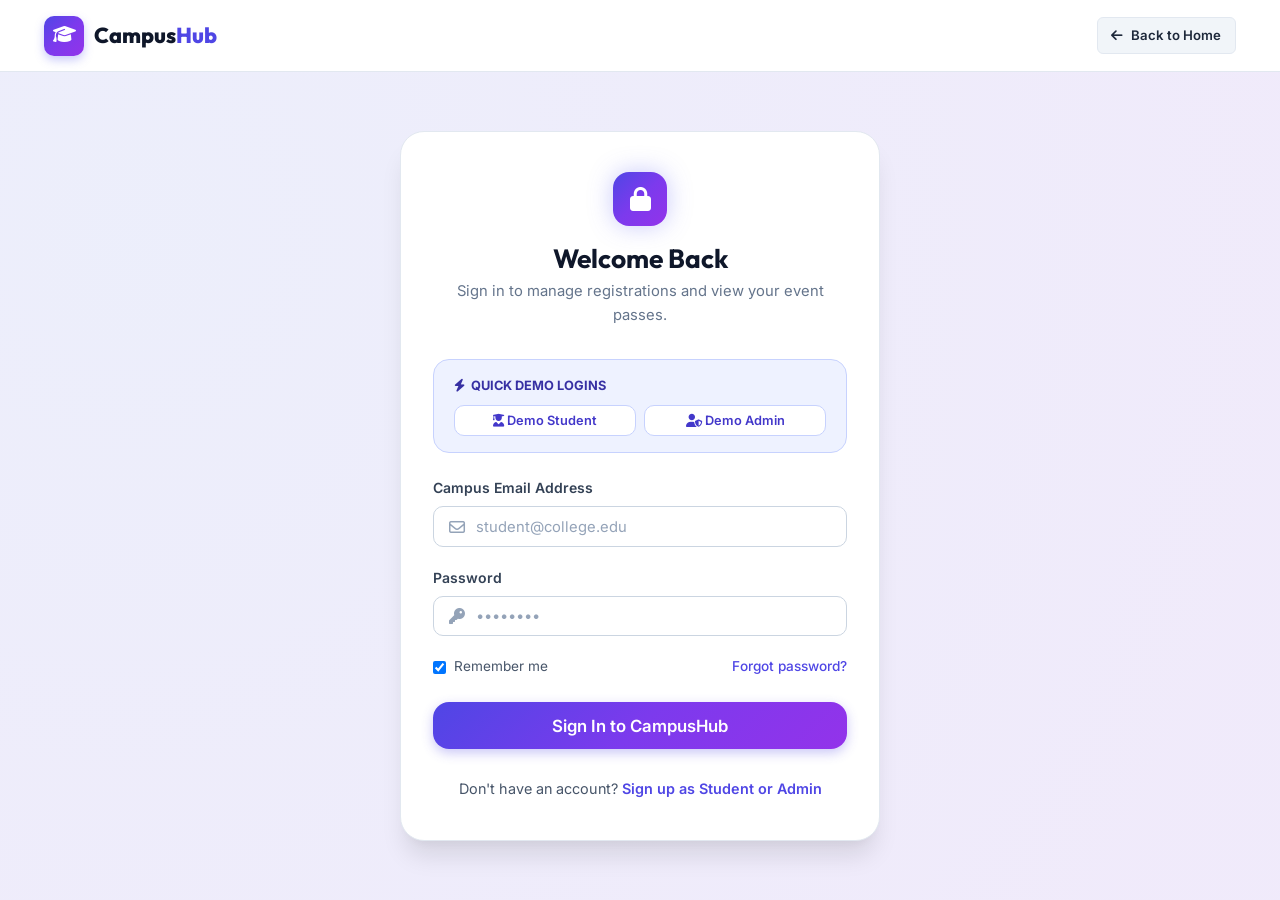
<file: admin-dashboard.html>
<!DOCTYPE html>
<html lang="en">
<head>
  <meta charset="UTF-8" />
  <meta name="viewport" content="width=device-width, initial-scale=1.0" />
  <title>Admin Dashboard | CampusHub</title>
  
  <!-- Google Fonts -->
  <link rel="preconnect" href="https://fonts.googleapis.com" />
  <link rel="preconnect" href="https://fonts.gstatic.com" crossorigin />
  <link href="https://fonts.googleapis.com/css2?family=Inter:wght@400;500;600;700&family=Outfit:wght@600;700;800&display=swap" rel="stylesheet" />
  
  <!-- Font Awesome Icons -->
  <link rel="stylesheet" href="https://cdnjs.cloudflare.com/ajax/libs/font-awesome/6.5.1/css/all.min.css" />
  
  <!-- Stylesheets -->
  <link rel="stylesheet" href="css/variables.css" />
  <link rel="stylesheet" href="css/main.css" />
  <link rel="stylesheet" href="css/dashboard.css" />
</head>
<body>

  <!-- Site Header -->
  <header class="site-header">
    <div class="container header-inner">
      <a href="index.html" class="brand-logo">
        <div class="logo-icon"><i class="fa-solid fa-graduation-cap"></i></div>
        <span>Campus<span>Hub</span></span>
      </a>

      <nav class="nav-links">
        <a href="index.html" class="nav-link">Home</a>
        <a href="events.html" class="nav-link">Events Catalog</a>
        <a href="admin-dashboard.html" class="nav-link active">Admin Portal</a>
      </nav>

      <div class="nav-actions" id="nav-actions-container">
        <!-- Injected dynamically by main.js -->
      </div>
    </div>
  </header>

  <!-- Dashboard Layout -->
  <div class="dashboard-layout">
    <!-- Sidebar -->
    <aside class="dashboard-sidebar">
      <div class="sidebar-user-card">
        <div class="sidebar-user-avatar" id="sidebar-avatar-initials">A</div>
        <div class="sidebar-user-details">
          <div class="sidebar-user-name" id="sidebar-user-name">Dr. Sarah Jenkins</div>
          <div class="sidebar-user-role">Admin / Faculty</div>
        </div>
      </div>

      <ul class="sidebar-nav-list">
        <li>
          <a href="admin-dashboard.html" class="sidebar-nav-item active">
            <i class="fa-solid fa-chart-pie"></i> Overview & Stats
          </a>
        </li>
        <li>
          <a href="admin-events.html" class="sidebar-nav-item">
            <i class="fa-solid fa-calendar-plus"></i> Manage Events (CRUD)
          </a>
        </li>
        <li>
          <a href="admin-registrations.html" class="sidebar-nav-item">
            <i class="fa-solid fa-users"></i> Registrations & Passes
          </a>
        </li>
        <li>
          <a href="events.html" class="sidebar-nav-item">
            <i class="fa-solid fa-compass"></i> Public Event Catalog
          </a>
        </li>
        <li>
          <a href="profile.html" class="sidebar-nav-item">
            <i class="fa-solid fa-user-gear"></i> Admin Profile
          </a>
        </li>
      </ul>

      <div class="sidebar-footer">
        <button type="button" class="sidebar-nav-item" onclick="auth.logout()" style="width: 100%; color: var(--danger-500);">
          <i class="fa-solid fa-arrow-right-from-bracket" style="color: var(--danger-500);"></i> Sign Out
        </button>
      </div>
    </aside>

    <!-- Main Content -->
    <main class="dashboard-main">
      <div class="dashboard-topbar">
        <div class="dashboard-title-box">
          <h1>Admin Command Center</h1>
          <p>Real-time analytics, event capacity status, and student registration feeds.</p>
        </div>
        <div class="dashboard-actions">
          <a href="admin-events.html" class="btn btn-primary btn-sm">
            <i class="fa-solid fa-plus"></i> Create New Event
          </a>
          <a href="admin-registrations.html" class="btn btn-secondary btn-sm">
            <i class="fa-solid fa-file-export"></i> Manage Registrations
          </a>
        </div>
      </div>

      <!-- Overview Stats Grid -->
      <div class="stats-grid">
        <div class="stat-card">
          <div class="stat-info">
            <span class="stat-label">Total Events</span>
            <span class="stat-value" id="stat-total-events">0</span>
            <span class="stat-trend positive"><i class="fa-solid fa-arrow-trend-up"></i> Active on Campus</span>
          </div>
          <div class="stat-icon-wrapper stat-icon-indigo">
            <i class="fa-solid fa-calendar-days"></i>
          </div>
        </div>

        <div class="stat-card">
          <div class="stat-info">
            <span class="stat-label">Total Registrations</span>
            <span class="stat-value" id="stat-total-registrations">0</span>
            <span class="stat-trend positive"><i class="fa-solid fa-circle-check"></i> Confirmed Bookings</span>
          </div>
          <div class="stat-icon-wrapper stat-icon-purple">
            <i class="fa-solid fa-ticket"></i>
          </div>
        </div>

        <div class="stat-card">
          <div class="stat-info">
            <span class="stat-label">Active Students</span>
            <span class="stat-value" id="stat-total-students">0</span>
            <span class="stat-trend neutral"><i class="fa-solid fa-user-group"></i> Campus Community</span>
          </div>
          <div class="stat-icon-wrapper stat-icon-green">
            <i class="fa-solid fa-graduation-cap"></i>
          </div>
        </div>

        <div class="stat-card">
          <div class="stat-info">
            <span class="stat-label">Capacity Fill Rate</span>
            <span class="stat-value" id="stat-fill-rate">0%</span>
            <span class="stat-trend positive"><i class="fa-solid fa-bolt"></i> Seat Utilization</span>
          </div>
          <div class="stat-icon-wrapper stat-icon-amber">
            <i class="fa-solid fa-chart-pie"></i>
          </div>
        </div>
      </div>

      <!-- Quick Action Cards Grid -->
      <div style="display: grid; grid-template-columns: repeat(auto-fit, minmax(280px, 1fr)); gap: 1.5rem; margin-bottom: 2rem;">
        <div class="card" style="padding: 1.5rem; background: var(--gradient-subtle); border-color: var(--primary-200);">
          <div style="display: flex; align-items: center; gap: 1rem; margin-bottom: 1rem;">
            <div style="width: 42px; height: 42px; border-radius: var(--radius-md); background: var(--primary-600); color: white; display: flex; align-items: center; justify-content: center;">
              <i class="fa-solid fa-calendar-plus"></i>
            </div>
            <div>
              <h4 style="font-size: 1.05rem; margin: 0;">Event Management</h4>
              <p style="font-size: 0.8rem; margin: 0; color: var(--slate-500);">Create, edit, or remove events</p>
            </div>
          </div>
          <a href="admin-events.html" class="btn btn-primary btn-sm btn-block">Launch Event Manager</a>
        </div>

        <div class="card" style="padding: 1.5rem; background: var(--gradient-subtle); border-color: var(--accent-400);">
          <div style="display: flex; align-items: center; gap: 1rem; margin-bottom: 1rem;">
            <div style="width: 42px; height: 42px; border-radius: var(--radius-md); background: var(--accent-600); color: white; display: flex; align-items: center; justify-content: center;">
              <i class="fa-solid fa-file-csv"></i>
            </div>
            <div>
              <h4 style="font-size: 1.05rem; margin: 0;">Attendee Export</h4>
              <p style="font-size: 0.8rem; margin: 0; color: var(--slate-500);">Export attendees to CSV</p>
            </div>
          </div>
          <a href="admin-registrations.html" class="btn btn-secondary btn-sm btn-block">View Attendee Lists</a>
        </div>
      </div>

      <!-- Recent Registrations Feed Panel -->
      <div class="dashboard-panel">
        <div class="panel-header">
          <h3><i class="fa-solid fa-clock-rotate-left" style="color: var(--primary-600); margin-right: 6px;"></i> Recent Student Registrations</h3>
          <a href="admin-registrations.html" class="btn btn-outline btn-sm">View All Registrations</a>
        </div>

        <div class="panel-body" style="padding: 0;">
          <div class="table-responsive">
            <table class="custom-table">
              <thead>
                <tr>
                  <th>Student</th>
                  <th>Event Title</th>
                  <th>Ticket Pass</th>
                  <th>Registration Date</th>
                  <th>Attendance</th>
                </tr>
              </thead>
              <tbody id="admin-recent-regs-tbody">
                <!-- Injected via admin.js -->
              </tbody>
            </table>
          </div>
        </div>
      </div>
    </main>
  </div>

  <!-- Scripts -->
  <script src="js/mock-data.js"></script>
  <script src="js/api.js"></script>
  <script src="js/auth.js"></script>
  <script src="js/main.js"></script>
  <script src="js/admin.js"></script>
  <script>
    document.addEventListener('DOMContentLoaded', () => {
      initAdminDashboard();
      const user = auth.getCurrentUser();
      if (user) {
        document.getElementById('sidebar-avatar-initials').textContent = user.name.charAt(0).toUpperCase();
        document.getElementById('sidebar-user-name').textContent = user.name;
      }
    });
  </script>
</body>
</html>
</file>
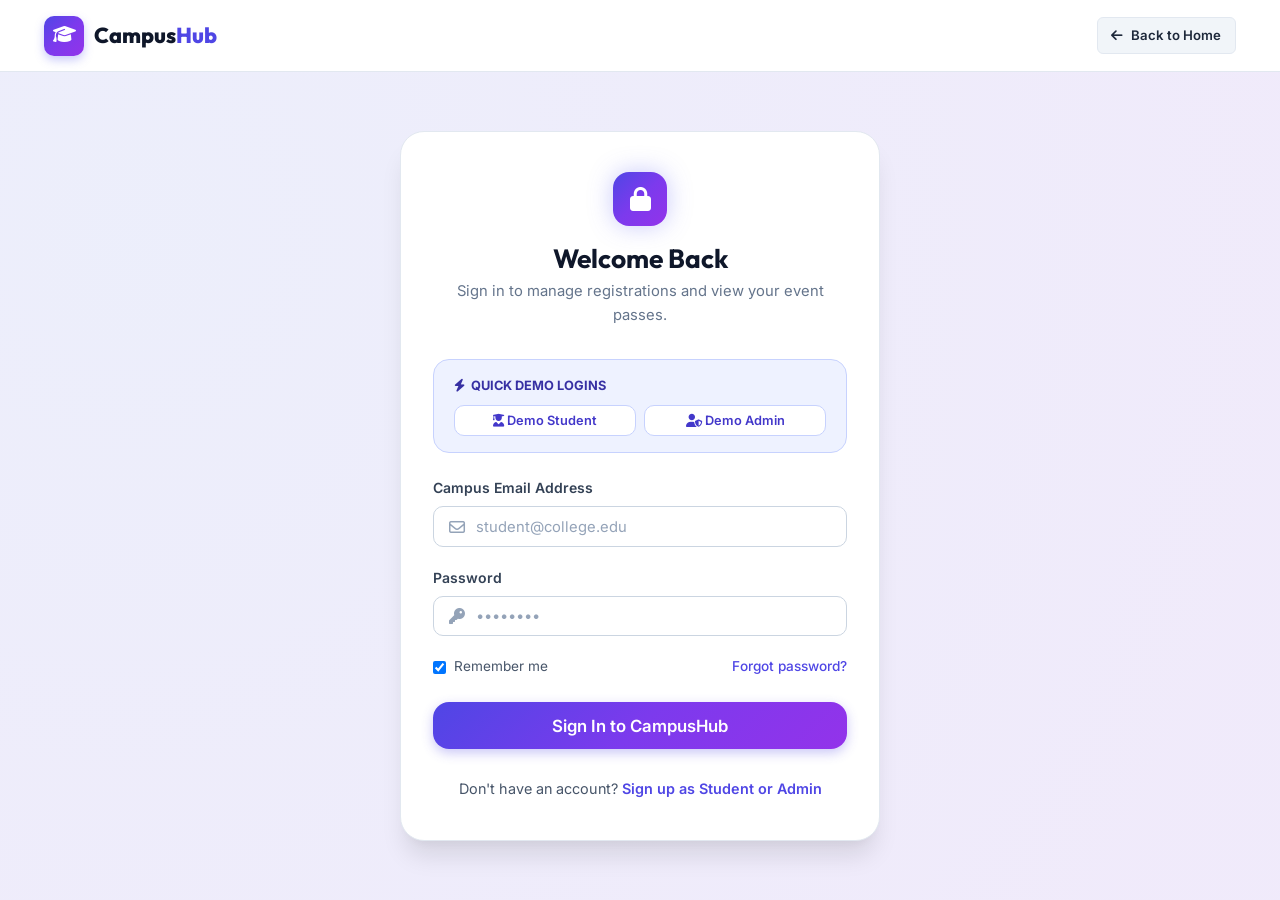
<file: admin-events.html>
<!DOCTYPE html>
<html lang="en">
<head>
  <meta charset="UTF-8" />
  <meta name="viewport" content="width=device-width, initial-scale=1.0" />
  <title>Manage Events | CampusHub Admin</title>
  
  <!-- Google Fonts -->
  <link rel="preconnect" href="https://fonts.googleapis.com" />
  <link rel="preconnect" href="https://fonts.gstatic.com" crossorigin />
  <link href="https://fonts.googleapis.com/css2?family=Inter:wght@400;500;600;700&family=Outfit:wght@600;700;800&display=swap" rel="stylesheet" />
  
  <!-- Font Awesome Icons -->
  <link rel="stylesheet" href="https://cdnjs.cloudflare.com/ajax/libs/font-awesome/6.5.1/css/all.min.css" />
  
  <!-- Stylesheets -->
  <link rel="stylesheet" href="css/variables.css" />
  <link rel="stylesheet" href="css/main.css" />
  <link rel="stylesheet" href="css/dashboard.css" />
</head>
<body>

  <!-- Site Header -->
  <header class="site-header">
    <div class="container header-inner">
      <a href="index.html" class="brand-logo">
        <div class="logo-icon"><i class="fa-solid fa-graduation-cap"></i></div>
        <span>Campus<span>Hub</span></span>
      </a>

      <nav class="nav-links">
        <a href="index.html" class="nav-link">Home</a>
        <a href="events.html" class="nav-link">Events Catalog</a>
        <a href="admin-dashboard.html" class="nav-link active">Admin Portal</a>
      </nav>

      <div class="nav-actions" id="nav-actions-container">
        <!-- Injected dynamically by main.js -->
      </div>
    </div>
  </header>

  <!-- Dashboard Layout -->
  <div class="dashboard-layout">
    <!-- Sidebar -->
    <aside class="dashboard-sidebar">
      <div class="sidebar-user-card">
        <div class="sidebar-user-avatar" id="sidebar-avatar-initials">A</div>
        <div class="sidebar-user-details">
          <div class="sidebar-user-name" id="sidebar-user-name">Dr. Sarah Jenkins</div>
          <div class="sidebar-user-role">Admin / Faculty</div>
        </div>
      </div>

      <ul class="sidebar-nav-list">
        <li>
          <a href="admin-dashboard.html" class="sidebar-nav-item">
            <i class="fa-solid fa-chart-pie"></i> Overview & Stats
          </a>
        </li>
        <li>
          <a href="admin-events.html" class="sidebar-nav-item active">
            <i class="fa-solid fa-calendar-plus"></i> Manage Events (CRUD)
          </a>
        </li>
        <li>
          <a href="admin-registrations.html" class="sidebar-nav-item">
            <i class="fa-solid fa-users"></i> Registrations & Passes
          </a>
        </li>
        <li>
          <a href="events.html" class="sidebar-nav-item">
            <i class="fa-solid fa-compass"></i> Public Event Catalog
          </a>
        </li>
        <li>
          <a href="profile.html" class="sidebar-nav-item">
            <i class="fa-solid fa-user-gear"></i> Admin Profile
          </a>
        </li>
      </ul>

      <div class="sidebar-footer">
        <button type="button" class="sidebar-nav-item" onclick="auth.logout()" style="width: 100%; color: var(--danger-500);">
          <i class="fa-solid fa-arrow-right-from-bracket" style="color: var(--danger-500);"></i> Sign Out
        </button>
      </div>
    </aside>

    <!-- Main Content -->
    <main class="dashboard-main">
      <div class="dashboard-topbar">
        <div class="dashboard-title-box">
          <h1>Campus Event Management</h1>
          <p>Create new events, modify details, manage capacities, or delete expired events.</p>
        </div>
        <div class="dashboard-actions">
          <button type="button" class="btn btn-primary btn-sm" onclick="openCreateEventModal()">
            <i class="fa-solid fa-plus"></i> Create New Event
          </button>
        </div>
      </div>

      <!-- Filter / Search Row -->
      <div style="display: flex; gap: 1rem; margin-bottom: 1.5rem; flex-wrap: wrap;">
        <div style="flex: 1; min-width: 250px; position: relative;">
          <input type="text" id="admin-event-search" class="form-input" placeholder="Search event by title or venue..." style="padding-left: 2.5rem;" />
          <i class="fa-solid fa-magnifying-glass" style="position: absolute; left: 1rem; top: 50%; transform: translateY(-50%); color: var(--slate-400);"></i>
        </div>

        <select id="admin-event-category-filter" class="form-select" style="width: auto; min-width: 160px;">
          <option value="All">All Categories</option>
          <option value="Tech">Tech</option>
          <option value="Cultural">Cultural</option>
          <option value="Workshop">Workshop</option>
          <option value="Sports">Sports</option>
          <option value="Gaming">Gaming</option>
          <option value="Seminar">Seminar</option>
        </select>
      </div>

      <!-- Events Data Table Panel -->
      <div class="dashboard-panel">
        <div class="panel-body" style="padding: 0;">
          <div class="table-responsive">
            <table class="custom-table">
              <thead>
                <tr>
                  <th>Event Name & Venue</th>
                  <th>Category</th>
                  <th>Date</th>
                  <th>Registrations</th>
                  <th>Price</th>
                  <th>Status</th>
                  <th style="text-align: right;">Actions</th>
                </tr>
              </thead>
              <tbody id="admin-events-tbody">
                <!-- Loaded via admin.js -->
              </tbody>
            </table>
          </div>
        </div>
      </div>
    </main>
  </div>

  <!-- Create / Edit Event Modal -->
  <div class="modal-backdrop" id="event-crud-modal">
    <div class="modal-box modal-box-lg">
      <div class="modal-header">
        <h3 id="event-modal-title">Create New Campus Event</h3>
        <button type="button" class="modal-close" data-modal-close>&times;</button>
      </div>

      <form id="event-crud-form">
        <div class="modal-body">
          <input type="hidden" id="event-id-hidden" value="" />

          <div class="form-group">
            <label class="form-label" for="evt-title-input">Event Title <span class="required">*</span></label>
            <input type="text" id="evt-title-input" class="form-input" placeholder="e.g. AI Hackathon 2026" required />
          </div>

          <div style="display: grid; grid-template-columns: 1fr 1fr; gap: 1rem;">
            <div class="form-group">
              <label class="form-label" for="evt-category-input">Category <span class="required">*</span></label>
              <select id="evt-category-input" class="form-select" required>
                <option value="Tech">Tech & Hackathon</option>
                <option value="Cultural">Cultural Fest</option>
                <option value="Workshop">Workshop</option>
                <option value="Sports">Sports Tournament</option>
                <option value="Gaming">Esports & Gaming</option>
                <option value="Seminar">Seminar & Keynote</option>
              </select>
            </div>

            <div class="form-group">
              <label class="form-label" for="evt-status-input">Status</label>
              <select id="evt-status-input" class="form-select">
                <option value="Published">Published (Public)</option>
                <option value="Draft">Draft</option>
              </select>
            </div>
          </div>

          <div style="display: grid; grid-template-columns: 1fr 1fr; gap: 1rem;">
            <div class="form-group">
              <label class="form-label" for="evt-date-input">Event Date <span class="required">*</span></label>
              <input type="date" id="evt-date-input" class="form-input" required />
            </div>

            <div class="form-group">
              <label class="form-label" for="evt-time-input">Event Time Slot <span class="required">*</span></label>
              <input type="text" id="evt-time-input" class="form-input" placeholder="e.g. 10:00 AM - 04:00 PM" required />
            </div>
          </div>

          <div style="display: grid; grid-template-columns: 1fr 1fr 1fr; gap: 1rem;">
            <div class="form-group">
              <label class="form-label" for="evt-venue-input">Venue / Location <span class="required">*</span></label>
              <input type="text" id="evt-venue-input" class="form-input" placeholder="e.g. Main Auditorium" required />
            </div>

            <div class="form-group">
              <label class="form-label" for="evt-capacity-input">Seat Capacity <span class="required">*</span></label>
              <input type="number" id="evt-capacity-input" class="form-input" min="1" max="5000" placeholder="100" required />
            </div>

            <div class="form-group">
              <label class="form-label" for="evt-price-input">Fee ($ 0 for Free)</label>
              <input type="number" id="evt-price-input" class="form-input" min="0" step="0.5" placeholder="0" />
            </div>
          </div>

          <div class="form-group">
            <label class="form-label" for="evt-organizer-input">Host Club / Department</label>
            <input type="text" id="evt-organizer-input" class="form-input" placeholder="e.g. ACM Student Chapter" />
          </div>

          <div class="form-group">
            <label class="form-label" for="evt-image-input">Banner Image URL</label>
            <input type="url" id="evt-image-input" class="form-input" placeholder="https://images.unsplash.com/photo-..." />
            <div style="margin-top: 0.5rem; height: 120px; border-radius: var(--radius-md); overflow: hidden; border: 1px solid var(--slate-200);">
              <img id="evt-image-preview" src="https://images.unsplash.com/photo-1504384308090-c894fdcc538d?auto=format&fit=crop&w=800&q=80" alt="Preview" style="width: 100%; height: 100%; object-fit: cover;" />
            </div>
          </div>

          <div class="form-group">
            <label class="form-label" for="evt-desc-input">Short Summary / Description <span class="required">*</span></label>
            <textarea id="evt-desc-input" class="form-textarea" placeholder="Provide a brief overview of this campus event..." required></textarea>
          </div>
        </div>

        <div class="modal-footer">
          <button type="button" class="btn btn-secondary" data-modal-close>Cancel</button>
          <button type="submit" class="btn btn-primary" id="save-event-btn">
            <i class="fa-solid fa-floppy-disk"></i> Save Event
          </button>
        </div>
      </form>
    </div>
  </div>

  <!-- Scripts -->
  <script src="js/mock-data.js"></script>
  <script src="js/api.js"></script>
  <script src="js/auth.js"></script>
  <script src="js/main.js"></script>
  <script src="js/admin.js"></script>
  <script>
    document.addEventListener('DOMContentLoaded', () => {
      initAdminEvents();
      const user = auth.getCurrentUser();
      if (user) {
        document.getElementById('sidebar-avatar-initials').textContent = user.name.charAt(0).toUpperCase();
        document.getElementById('sidebar-user-name').textContent = user.name;
      }
    });
  </script>
</body>
</html>
</file>
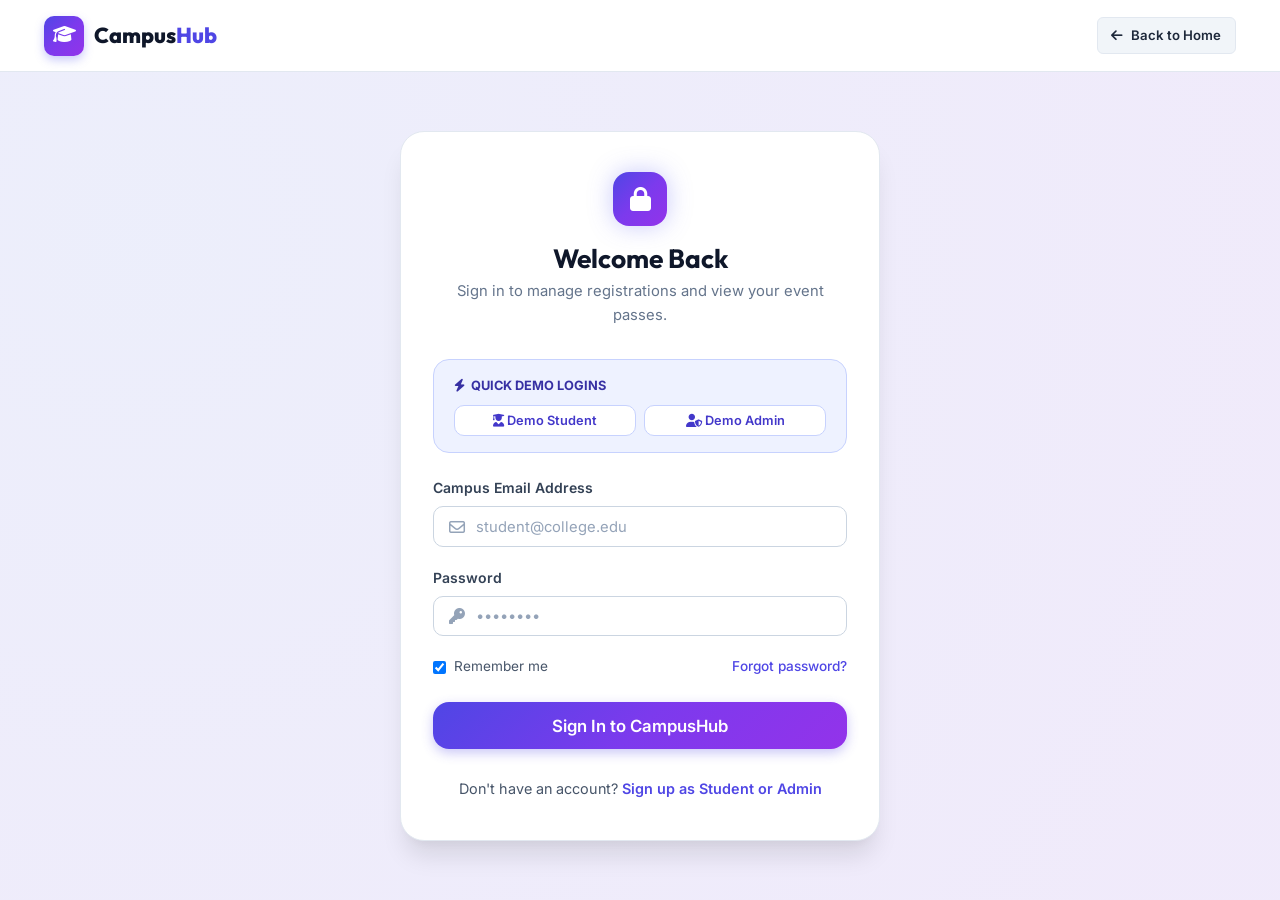
<file: admin-registrations.html>
<!DOCTYPE html>
<html lang="en">
<head>
  <meta charset="UTF-8" />
  <meta name="viewport" content="width=device-width, initial-scale=1.0" />
  <title>Registrations & Attendees | CampusHub Admin</title>
  
  <!-- Google Fonts -->
  <link rel="preconnect" href="https://fonts.googleapis.com" />
  <link rel="preconnect" href="https://fonts.gstatic.com" crossorigin />
  <link href="https://fonts.googleapis.com/css2?family=Inter:wght@400;500;600;700&family=Outfit:wght@600;700;800&display=swap" rel="stylesheet" />
  
  <!-- Font Awesome Icons -->
  <link rel="stylesheet" href="https://cdnjs.cloudflare.com/ajax/libs/font-awesome/6.5.1/css/all.min.css" />
  
  <!-- Stylesheets -->
  <link rel="stylesheet" href="css/variables.css" />
  <link rel="stylesheet" href="css/main.css" />
  <link rel="stylesheet" href="css/dashboard.css" />
</head>
<body>

  <!-- Site Header -->
  <header class="site-header">
    <div class="container header-inner">
      <a href="index.html" class="brand-logo">
        <div class="logo-icon"><i class="fa-solid fa-graduation-cap"></i></div>
        <span>Campus<span>Hub</span></span>
      </a>

      <nav class="nav-links">
        <a href="index.html" class="nav-link">Home</a>
        <a href="events.html" class="nav-link">Events Catalog</a>
        <a href="admin-dashboard.html" class="nav-link active">Admin Portal</a>
      </nav>

      <div class="nav-actions" id="nav-actions-container">
        <!-- Injected dynamically by main.js -->
      </div>
    </div>
  </header>

  <!-- Dashboard Layout -->
  <div class="dashboard-layout">
    <!-- Sidebar -->
    <aside class="dashboard-sidebar">
      <div class="sidebar-user-card">
        <div class="sidebar-user-avatar" id="sidebar-avatar-initials">A</div>
        <div class="sidebar-user-details">
          <div class="sidebar-user-name" id="sidebar-user-name">Dr. Sarah Jenkins</div>
          <div class="sidebar-user-role">Admin / Faculty</div>
        </div>
      </div>

      <ul class="sidebar-nav-list">
        <li>
          <a href="admin-dashboard.html" class="sidebar-nav-item">
            <i class="fa-solid fa-chart-pie"></i> Overview & Stats
          </a>
        </li>
        <li>
          <a href="admin-events.html" class="sidebar-nav-item">
            <i class="fa-solid fa-calendar-plus"></i> Manage Events (CRUD)
          </a>
        </li>
        <li>
          <a href="admin-registrations.html" class="sidebar-nav-item active">
            <i class="fa-solid fa-users"></i> Registrations & Passes
          </a>
        </li>
        <li>
          <a href="events.html" class="sidebar-nav-item">
            <i class="fa-solid fa-compass"></i> Public Event Catalog
          </a>
        </li>
        <li>
          <a href="profile.html" class="sidebar-nav-item">
            <i class="fa-solid fa-user-gear"></i> Admin Profile
          </a>
        </li>
      </ul>

      <div class="sidebar-footer">
        <button type="button" class="sidebar-nav-item" onclick="auth.logout()" style="width: 100%; color: var(--danger-500);">
          <i class="fa-solid fa-arrow-right-from-bracket" style="color: var(--danger-500);"></i> Sign Out
        </button>
      </div>
    </aside>

    <!-- Main Content -->
    <main class="dashboard-main">
      <div class="dashboard-topbar">
        <div class="dashboard-title-box">
          <h1>Student Registrations & Attendees</h1>
          <p>Track student event sign-ups, verify attendance check-ins, and export reports.</p>
        </div>
        <div class="dashboard-actions">
          <button type="button" class="btn btn-primary btn-sm" onclick="exportRegistrationsToCSV()">
            <i class="fa-solid fa-file-arrow-down"></i> Export to CSV
          </button>
        </div>
      </div>

      <!-- Filters & Search Bar -->
      <div style="display: flex; gap: 1rem; margin-bottom: 1.5rem; flex-wrap: wrap;">
        <div style="flex: 1; min-width: 260px; position: relative;">
          <input type="text" id="reg-search-input" class="form-input" placeholder="Search by student name, email, or ticket code..." style="padding-left: 2.5rem;" />
          <i class="fa-solid fa-magnifying-glass" style="position: absolute; left: 1rem; top: 50%; transform: translateY(-50%); color: var(--slate-400);"></i>
        </div>

        <select id="filter-reg-event-select" class="form-select" style="width: auto; min-width: 220px;">
          <option value="All">All Events</option>
          <!-- Injected via admin.js -->
        </select>
      </div>

      <!-- Registrations Data Table -->
      <div class="dashboard-panel">
        <div class="panel-header">
          <h3><i class="fa-solid fa-address-book" style="color: var(--primary-600); margin-right: 6px;"></i> Attendee List</h3>
          <span class="badge badge-secondary" id="reg-count-display">0 Registrations</span>
        </div>

        <div class="panel-body" style="padding: 0;">
          <div class="table-responsive">
            <table class="custom-table">
              <thead>
                <tr>
                  <th>Student Name & Email</th>
                  <th>Department / Roll No</th>
                  <th>Event Name</th>
                  <th>Ticket Pass</th>
                  <th>Date Registered</th>
                  <th>Attendance Status</th>
                  <th style="text-align: right;">Action</th>
                </tr>
              </thead>
              <tbody id="admin-registrations-tbody">
                <!-- Loaded via admin.js -->
              </tbody>
            </table>
          </div>
        </div>
      </div>
    </main>
  </div>

  <!-- Scripts -->
  <script src="js/mock-data.js"></script>
  <script src="js/api.js"></script>
  <script src="js/auth.js"></script>
  <script src="js/main.js"></script>
  <script src="js/admin.js"></script>
  <script>
    document.addEventListener('DOMContentLoaded', () => {
      initAdminRegistrations();
      const user = auth.getCurrentUser();
      if (user) {
        document.getElementById('sidebar-avatar-initials').textContent = user.name.charAt(0).toUpperCase();
        document.getElementById('sidebar-user-name').textContent = user.name;
      }
    });
  </script>
</body>
</html>
</file>
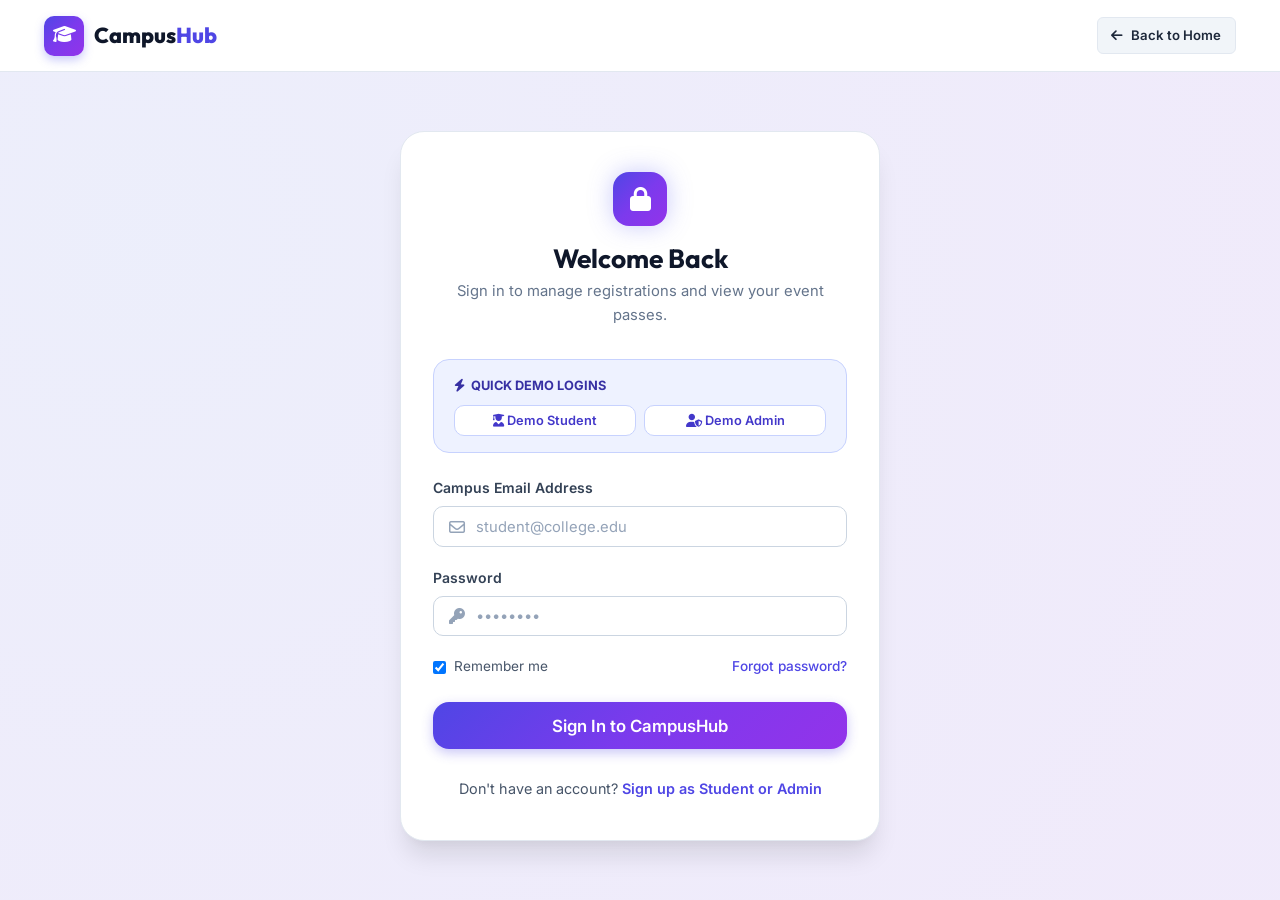
<file: login.html>
<!DOCTYPE html>
<html lang="en">
<head>
  <meta charset="UTF-8" />
  <meta name="viewport" content="width=device-width, initial-scale=1.0" />
  <title>Log In | CampusHub</title>
  
  <!-- Google Fonts -->
  <link rel="preconnect" href="https://fonts.googleapis.com" />
  <link rel="preconnect" href="https://fonts.gstatic.com" crossorigin />
  <link href="https://fonts.googleapis.com/css2?family=Inter:wght@400;500;600;700&family=Outfit:wght@600;700;800&display=swap" rel="stylesheet" />
  
  <!-- Font Awesome Icons -->
  <link rel="stylesheet" href="https://cdnjs.cloudflare.com/ajax/libs/font-awesome/6.5.1/css/all.min.css" />
  
  <!-- Stylesheets -->
  <link rel="stylesheet" href="css/variables.css" />
  <link rel="stylesheet" href="css/main.css" />
  <link rel="stylesheet" href="css/auth.css" />
</head>
<body>

  <!-- Minimal Header -->
  <header class="site-header">
    <div class="container header-inner">
      <a href="index.html" class="brand-logo">
        <div class="logo-icon"><i class="fa-solid fa-graduation-cap"></i></div>
        <span>Campus<span>Hub</span></span>
      </a>
      <div>
        <a href="index.html" class="btn btn-secondary btn-sm"><i class="fa-solid fa-arrow-left"></i> Back to Home</a>
      </div>
    </div>
  </header>

  <main class="auth-wrapper">
    <div class="auth-card">
      <div class="auth-header">
        <div class="auth-icon"><i class="fa-solid fa-lock"></i></div>
        <h1>Welcome Back</h1>
        <p>Sign in to manage registrations and view your event passes.</p>
      </div>

      <!-- Quick Demo Access Box -->
      <div class="demo-accounts-box">
        <div class="demo-title"><i class="fa-solid fa-bolt"></i> Quick Demo Logins</div>
        <div class="demo-buttons-group">
          <button type="button" class="demo-btn" id="demo-student-btn">
            <i class="fa-solid fa-user-graduate"></i> Demo Student
          </button>
          <button type="button" class="demo-btn" id="demo-admin-btn">
            <i class="fa-solid fa-user-shield"></i> Demo Admin
          </button>
        </div>
      </div>

      <form id="login-form">
        <div class="form-group">
          <label class="form-label" for="login-email">Campus Email Address</label>
          <div class="input-icon-wrapper">
            <i class="fa-regular fa-envelope"></i>
            <input type="email" id="login-email" class="form-input" placeholder="student@college.edu" required />
          </div>
        </div>

        <div class="form-group">
          <label class="form-label" for="login-password">Password</label>
          <div class="input-icon-wrapper">
            <i class="fa-solid fa-key"></i>
            <input type="password" id="login-password" class="form-input" placeholder="••••••••" required />
          </div>
        </div>

        <div style="display: flex; align-items: center; justify-content: space-between; margin-bottom: 1.5rem; font-size: 0.85rem;">
          <label style="display: flex; align-items: center; gap: 0.5rem; cursor: pointer; color: var(--slate-600);">
            <input type="checkbox" checked /> Remember me
          </label>
          <a href="#" onclick="alert('For demo accounts, use password123 (student) or admin123 (admin).')" style="color: var(--primary-600); font-weight: 500;">Forgot password?</a>
        </div>

        <button type="submit" class="btn btn-primary btn-block btn-lg" id="login-submit-btn">
          Sign In to CampusHub
        </button>
      </form>

      <div class="auth-footer">
        Don't have an account? <a href="register.html">Sign up as Student or Admin</a>
      </div>
    </div>
  </main>

  <!-- Scripts -->
  <script src="js/mock-data.js"></script>
  <script src="js/api.js"></script>
  <script src="js/auth.js"></script>
  <script src="js/main.js"></script>
  <script>
    document.addEventListener('DOMContentLoaded', () => {
      // If already logged in, redirect
      const user = auth.getCurrentUser();
      if (user) {
        window.location.href = user.role === 'admin' ? 'admin-dashboard.html' : 'student-dashboard.html';
        return;
      }

      // Quick Demo Fill
      document.getElementById('demo-student-btn').addEventListener('click', () => {
        document.getElementById('login-email').value = 'student@college.edu';
        document.getElementById('login-password').value = 'password123';
        showToast('Filled Student demo credentials! Click Sign In.', 'info');
      });

      document.getElementById('demo-admin-btn').addEventListener('click', () => {
        document.getElementById('login-email').value = 'admin@college.edu';
        document.getElementById('login-password').value = 'admin123';
        showToast('Filled Admin demo credentials! Click Sign In.', 'info');
      });

      // Handle Login Form Submission
      const form = document.getElementById('login-form');
      const submitBtn = document.getElementById('login-submit-btn');

      form.addEventListener('submit', async (e) => {
        e.preventDefault();
        const email = document.getElementById('login-email').value.trim();
        const password = document.getElementById('login-password').value;

        submitBtn.disabled = true;
        submitBtn.innerHTML = '<i class="fa-solid fa-spinner fa-spin"></i> Signing In...';

        try {
          const loggedInUser = await auth.login(email, password);
          showToast(`Welcome back, ${loggedInUser.name}!`, 'success');

          // Check redirect query param
          const params = new URLSearchParams(window.location.search);
          const redirect = params.get('redirect');

          setTimeout(() => {
            if (redirect) {
              window.location.href = decodeURIComponent(redirect);
            } else if (loggedInUser.role === 'admin') {
              window.location.href = 'admin-dashboard.html';
            } else {
              window.location.href = 'student-dashboard.html';
            }
          }, 600);
        } catch (err) {
          showToast(err.message, 'danger');
          submitBtn.disabled = false;
          submitBtn.innerHTML = 'Sign In to CampusHub';
        }
      });
    });
  </script>
</body>
</html>
</file>
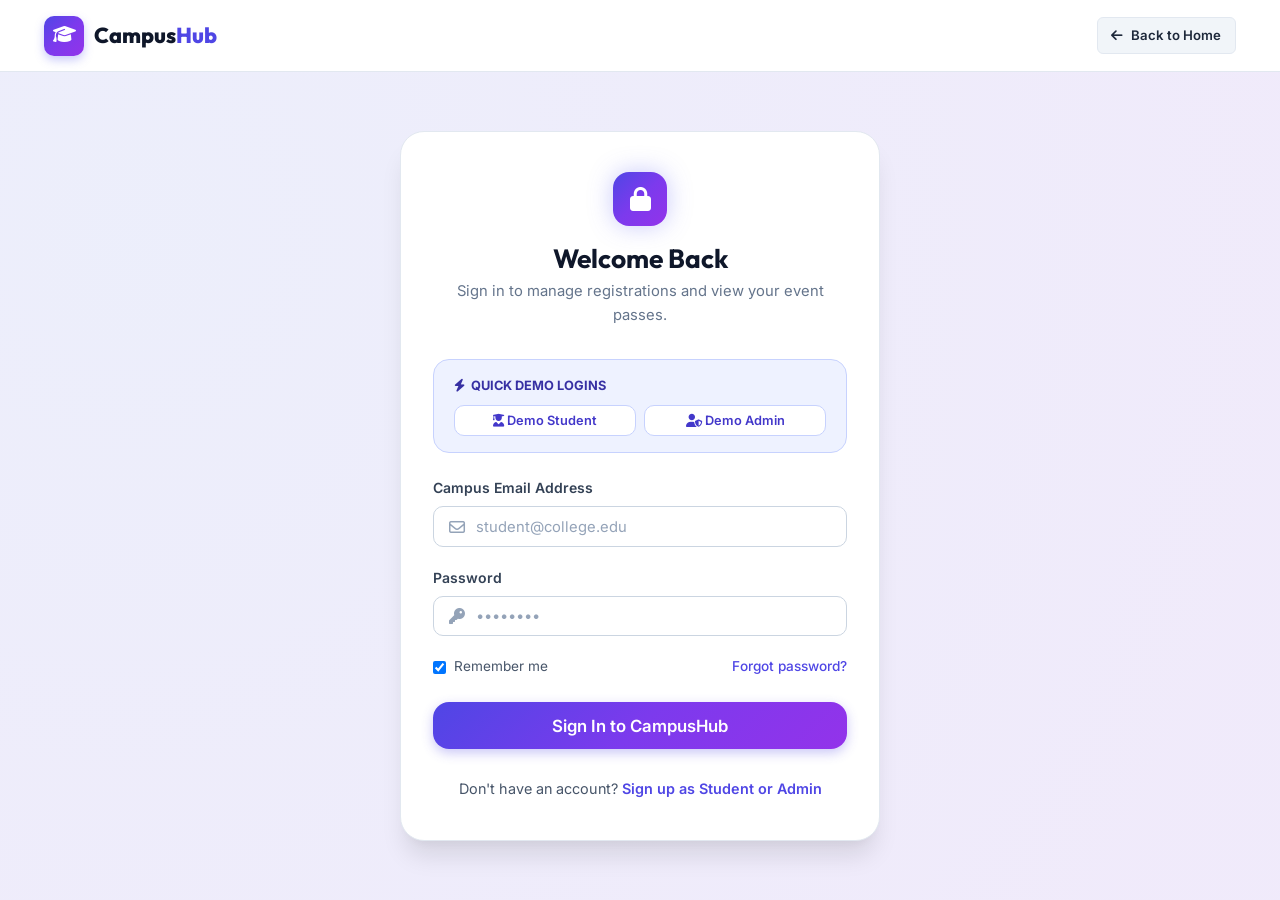
<file: my-events.html>
<!DOCTYPE html>
<html lang="en">
<head>
  <meta charset="UTF-8" />
  <meta name="viewport" content="width=device-width, initial-scale=1.0" />
  <title>My Registered Events | CampusHub</title>
  
  <!-- Google Fonts -->
  <link rel="preconnect" href="https://fonts.googleapis.com" />
  <link rel="preconnect" href="https://fonts.gstatic.com" crossorigin />
  <link href="https://fonts.googleapis.com/css2?family=Inter:wght@400;500;600;700&family=Outfit:wght@600;700;800&display=swap" rel="stylesheet" />
  
  <!-- Font Awesome Icons -->
  <link rel="stylesheet" href="https://cdnjs.cloudflare.com/ajax/libs/font-awesome/6.5.1/css/all.min.css" />
  
  <!-- Stylesheets -->
  <link rel="stylesheet" href="css/variables.css" />
  <link rel="stylesheet" href="css/main.css" />
  <link rel="stylesheet" href="css/dashboard.css" />
</head>
<body>

  <!-- Site Header -->
  <header class="site-header">
    <div class="container header-inner">
      <a href="index.html" class="brand-logo">
        <div class="logo-icon"><i class="fa-solid fa-graduation-cap"></i></div>
        <span>Campus<span>Hub</span></span>
      </a>

      <nav class="nav-links">
        <a href="index.html" class="nav-link">Home</a>
        <a href="events.html" class="nav-link">Events</a>
        <a href="student-dashboard.html" class="nav-link active">My Portal</a>
      </nav>

      <div class="nav-actions" id="nav-actions-container">
        <!-- Injected dynamically by main.js -->
      </div>
    </div>
  </header>

  <!-- Dashboard Layout -->
  <div class="dashboard-layout">
    <!-- Sidebar -->
    <aside class="dashboard-sidebar">
      <div class="sidebar-user-card">
        <div class="sidebar-user-avatar" id="sidebar-avatar-initials">A</div>
        <div class="sidebar-user-details">
          <div class="sidebar-user-name" id="sidebar-user-name">Alex Johnson</div>
          <div class="sidebar-user-role">Student</div>
        </div>
      </div>

      <ul class="sidebar-nav-list">
        <li>
          <a href="student-dashboard.html" class="sidebar-nav-item">
            <i class="fa-solid fa-chart-pie"></i> Dashboard Overview
          </a>
        </li>
        <li>
          <a href="my-events.html" class="sidebar-nav-item active">
            <i class="fa-solid fa-ticket"></i> My Registered Events
          </a>
        </li>
        <li>
          <a href="events.html" class="sidebar-nav-item">
            <i class="fa-solid fa-compass"></i> Discover Events
          </a>
        </li>
        <li>
          <a href="profile.html" class="sidebar-nav-item">
            <i class="fa-solid fa-user-gear"></i> Profile & Settings
          </a>
        </li>
      </ul>

      <div class="sidebar-footer">
        <button type="button" class="sidebar-nav-item" onclick="auth.logout()" style="width: 100%; color: var(--danger-500);">
          <i class="fa-solid fa-arrow-right-from-bracket" style="color: var(--danger-500);"></i> Sign Out
        </button>
      </div>
    </aside>

    <!-- Main Content -->
    <main class="dashboard-main">
      <div class="dashboard-topbar">
        <div class="dashboard-title-box">
          <h1>My Registered Passes</h1>
          <p>View your active event tickets, download digital entry passes, or manage registrations.</p>
        </div>
        <div class="dashboard-actions">
          <a href="events.html" class="btn btn-primary btn-sm">
            <i class="fa-solid fa-compass"></i> Discover More Events
          </a>
        </div>
      </div>

      <!-- Tabbed Navigation -->
      <div style="display: flex; gap: 0.5rem; margin-bottom: 2rem;">
        <button type="button" class="btn btn-secondary btn-sm my-events-tab-btn active" data-tab="all">All Passes</button>
        <button type="button" class="btn btn-secondary btn-sm my-events-tab-btn" data-tab="upcoming">Upcoming Events</button>
        <button type="button" class="btn btn-secondary btn-sm my-events-tab-btn" data-tab="past">Past / Attended</button>
      </div>

      <!-- Tickets Grid -->
      <div class="ticket-grid" id="my-events-grid">
        <!-- Rendered via student-dashboard.js -->
      </div>
    </main>
  </div>

  <!-- QR Pass Modal -->
  <div class="modal-backdrop" id="ticket-pass-modal">
    <div class="modal-box">
      <div class="modal-header">
        <h3><i class="fa-solid fa-ticket" style="color: var(--primary-600);"></i> Official Entry Pass</h3>
        <button type="button" class="modal-close" data-modal-close>&times;</button>
      </div>
      <div class="modal-body">
        <div class="pass-ticket-modal-content">
          <h4 id="pass-event-title" style="font-size: 1.25rem; color: var(--slate-900); margin-bottom: 0.25rem;">Event Title</h4>
          <p id="pass-student-name" style="font-weight: 600; color: var(--primary-600); font-size: 0.95rem;">Student Name</p>

          <div class="qr-code-box">
            <svg class="qr-svg" viewBox="0 0 100 100" fill="currentColor" xmlns="http://www.w3.org/2000/svg">
              <path d="M0 0h35v35H0V0zm5 5v25h25V5H5zm5 5h15v15H10V10zM65 0h35v35H65V0zm5 5v25h25V5H70zm5 5h15v15H75V10zM0 65h35v35H0V65zm5 5v25h25V70H5zm5 5h15v15H10V75zM45 10h10v10H45V10zm0 25h10v10H45V35zm0 25h10v10H45V60zm0 25h10v15H45V85zm20-20h10v10H65V65zm20 0h15v10H85V65zm-20 20h10v15H65V85zm20 0h15v15H85V85z" fill="#1E293B"/>
            </svg>
            <span style="font-size: 0.75rem; color: var(--slate-500); margin-top: 0.5rem; font-weight: 600;">SCAN FOR ENTRY</span>
          </div>

          <div style="background: var(--slate-50); padding: 1rem; border-radius: var(--radius-md); border: 1px solid var(--slate-200); text-align: left; font-size: 0.85rem;">
            <div style="display: flex; justify-content: space-between; margin-bottom: 0.4rem;">
              <span style="color: var(--slate-500);">Ticket ID:</span>
              <strong id="pass-ticket-code">CH-0000</strong>
            </div>
            <div style="display: flex; justify-content: space-between; margin-bottom: 0.4rem;">
              <span style="color: var(--slate-500);">Date:</span>
              <strong id="pass-date-time">Oct 15, 2026</strong>
            </div>
            <div style="display: flex; justify-content: space-between; margin-bottom: 0.4rem;">
              <span style="color: var(--slate-500);">Venue:</span>
              <strong id="pass-venue">Main Campus Auditorium</strong>
            </div>
            <div style="display: flex; justify-content: space-between;">
              <span style="color: var(--slate-500);">Status:</span>
              <span class="badge badge-success" id="pass-status-badge">Confirmed</span>
            </div>
          </div>
        </div>
      </div>
      <div class="modal-footer">
        <button type="button" class="btn btn-secondary btn-sm" onclick="window.print()">
          <i class="fa-solid fa-print"></i> Print Pass
        </button>
        <button type="button" class="btn btn-primary btn-sm" data-modal-close>Close</button>
      </div>
    </div>
  </div>

  <!-- Scripts -->
  <script src="js/mock-data.js"></script>
  <script src="js/api.js"></script>
  <script src="js/auth.js"></script>
  <script src="js/main.js"></script>
  <script src="js/student-dashboard.js"></script>
  <script>
    document.addEventListener('DOMContentLoaded', () => {
      initMyEventsPage();
      const user = auth.getCurrentUser();
      if (user) {
        document.getElementById('sidebar-avatar-initials').textContent = user.name.charAt(0).toUpperCase();
        document.getElementById('sidebar-user-name').textContent = user.name;
      }
    });
  </script>
</body>
</html>
</file>
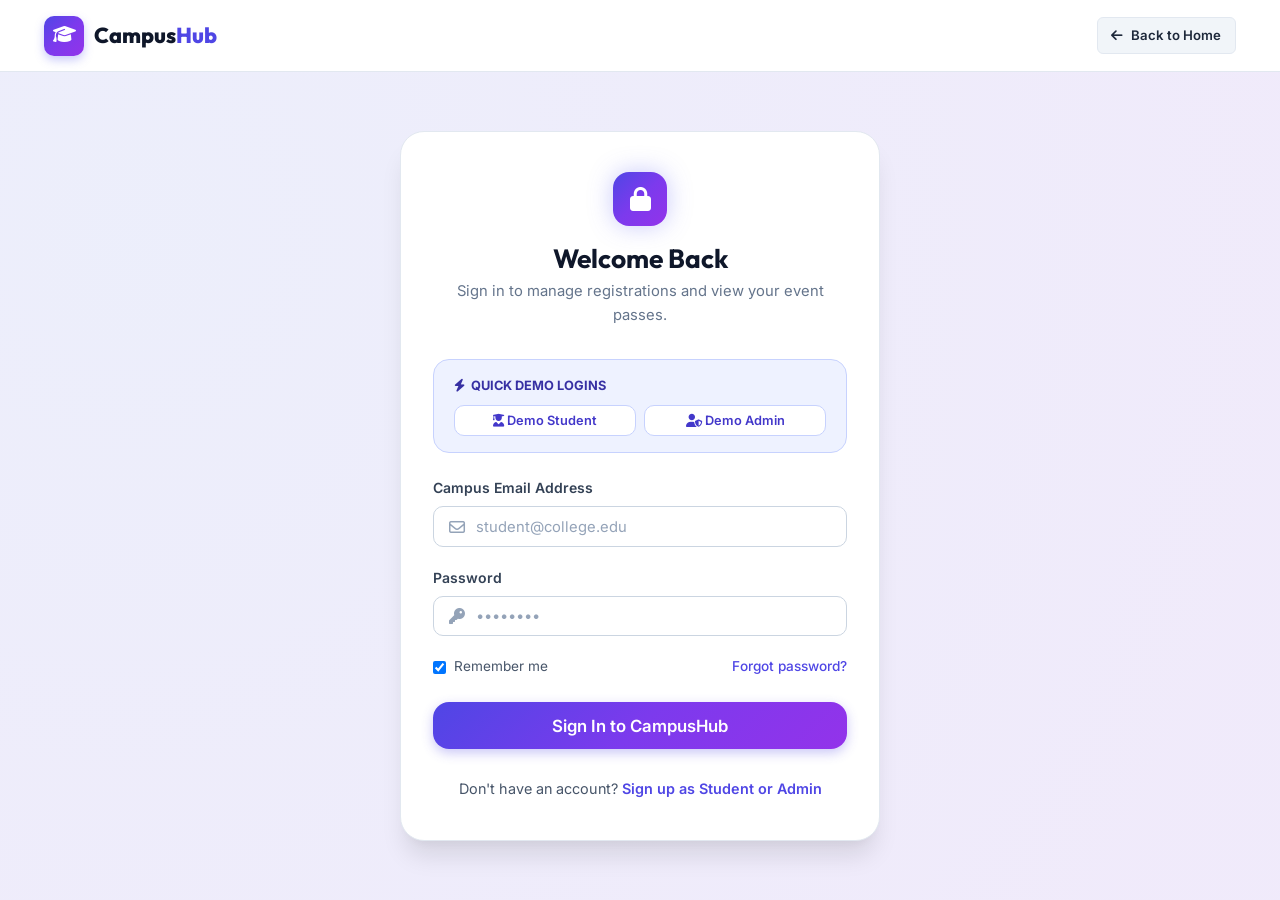
<file: profile.html>
<!DOCTYPE html>
<html lang="en">
<head>
  <meta charset="UTF-8" />
  <meta name="viewport" content="width=device-width, initial-scale=1.0" />
  <title>User Profile | CampusHub</title>
  
  <!-- Google Fonts -->
  <link rel="preconnect" href="https://fonts.googleapis.com" />
  <link rel="preconnect" href="https://fonts.gstatic.com" crossorigin />
  <link href="https://fonts.googleapis.com/css2?family=Inter:wght@400;500;600;700&family=Outfit:wght@600;700;800&display=swap" rel="stylesheet" />
  
  <!-- Font Awesome Icons -->
  <link rel="stylesheet" href="https://cdnjs.cloudflare.com/ajax/libs/font-awesome/6.5.1/css/all.min.css" />
  
  <!-- Stylesheets -->
  <link rel="stylesheet" href="css/variables.css" />
  <link rel="stylesheet" href="css/main.css" />
  <link rel="stylesheet" href="css/dashboard.css" />
</head>
<body>

  <!-- Site Header -->
  <header class="site-header">
    <div class="container header-inner">
      <a href="index.html" class="brand-logo">
        <div class="logo-icon"><i class="fa-solid fa-graduation-cap"></i></div>
        <span>Campus<span>Hub</span></span>
      </a>

      <nav class="nav-links">
        <a href="index.html" class="nav-link">Home</a>
        <a href="events.html" class="nav-link">Events</a>
        <a href="#" id="nav-dashboard-link" class="nav-link">Dashboard</a>
      </nav>

      <div class="nav-actions" id="nav-actions-container">
        <!-- Injected dynamically by main.js -->
      </div>
    </div>
  </header>

  <!-- Dashboard Layout -->
  <div class="dashboard-layout">
    <!-- Sidebar -->
    <aside class="dashboard-sidebar">
      <div class="sidebar-user-card">
        <div class="sidebar-user-avatar" id="sidebar-avatar-initials">U</div>
        <div class="sidebar-user-details">
          <div class="sidebar-user-name" id="sidebar-user-name">User Name</div>
          <div class="sidebar-user-role" id="sidebar-user-role">Member</div>
        </div>
      </div>

      <ul class="sidebar-nav-list" id="sidebar-nav-container">
        <!-- Dynamic Links -->
      </ul>

      <div class="sidebar-footer">
        <button type="button" class="sidebar-nav-item" onclick="auth.logout()" style="width: 100%; color: var(--danger-500);">
          <i class="fa-solid fa-arrow-right-from-bracket" style="color: var(--danger-500);"></i> Sign Out
        </button>
      </div>
    </aside>

    <!-- Main Content -->
    <main class="dashboard-main">
      <div class="dashboard-topbar">
        <div class="dashboard-title-box">
          <h1>Profile Settings</h1>
          <p>Manage your campus identity, academic department details, and contact preferences.</p>
        </div>
      </div>

      <div class="profile-grid">
        <!-- Profile Avatar Card -->
        <div class="card profile-avatar-card">
          <div class="profile-avatar-large" id="profile-avatar-initials">A</div>
          <h3 id="profile-card-name" style="font-size: 1.2rem; margin-bottom: 0.25rem;">Alex Johnson</h3>
          <p id="profile-card-role" style="font-size: 0.85rem; color: var(--primary-600); font-weight: 600; margin-bottom: 1.25rem;">STUDENT • CS</p>

          <div style="background-color: var(--slate-50); padding: 1rem; border-radius: var(--radius-md); text-align: left; font-size: 0.825rem; color: var(--slate-600);">
            <div style="display: flex; gap: 0.5rem; margin-bottom: 0.5rem;">
              <i class="fa-solid fa-shield-check" style="color: var(--success-600); margin-top: 3px;"></i>
              <span>Verified CampusHub Account</span>
            </div>
            <div style="display: flex; gap: 0.5rem;">
              <i class="fa-solid fa-database" style="color: var(--primary-600); margin-top: 3px;"></i>
              <span>Local Storage Mock Mode</span>
            </div>
          </div>
        </div>

        <!-- Profile Form Card -->
        <div class="card" style="padding: 2rem;">
          <h3 style="font-size: 1.25rem; margin-bottom: 1.5rem; display: flex; align-items: center; gap: 0.5rem;">
            <i class="fa-regular fa-id-card" style="color: var(--primary-600);"></i> Personal & Academic Details
          </h3>

          <form id="user-profile-form">
            <div style="display: grid; grid-template-columns: 1fr 1fr; gap: 1rem;">
              <div class="form-group">
                <label class="form-label" for="prof-name-input">Full Name</label>
                <input type="text" id="prof-name-input" class="form-input" required />
              </div>

              <div class="form-group">
                <label class="form-label" for="prof-email-input">Email Address (Read-only)</label>
                <input type="email" id="prof-email-input" class="form-input" readonly style="background-color: var(--slate-100); color: var(--slate-500); cursor: not-allowed;" />
              </div>
            </div>

            <div style="display: grid; grid-template-columns: 1fr 1fr; gap: 1rem;">
              <div class="form-group">
                <label class="form-label" for="prof-dept-input">Academic Department / Council</label>
                <input type="text" id="prof-dept-input" class="form-input" />
              </div>

              <div class="form-group">
                <label class="form-label" for="prof-rollno-input">Roll No / Faculty ID</label>
                <input type="text" id="prof-rollno-input" class="form-input" />
              </div>
            </div>

            <div style="display: grid; grid-template-columns: 1fr 1fr; gap: 1rem;">
              <div class="form-group">
                <label class="form-label" for="prof-semester-input">Semester / Title</label>
                <input type="text" id="prof-semester-input" class="form-input" placeholder="e.g. 6th Semester" />
              </div>

              <div class="form-group">
                <label class="form-label" for="prof-phone-input">Phone Number</label>
                <input type="tel" id="prof-phone-input" class="form-input" placeholder="+1 (555) 000-0000" />
              </div>
            </div>

            <div class="form-group">
              <label class="form-label" for="prof-bio-input">Short Bio</label>
              <textarea id="prof-bio-input" class="form-textarea" placeholder="Tell other students about your interests, clubs, and skills..."></textarea>
            </div>

            <div style="display: flex; justify-content: flex-end; gap: 1rem; margin-top: 1.5rem;">
              <button type="submit" class="btn btn-primary">
                <i class="fa-solid fa-floppy-disk"></i> Save Profile Changes
              </button>
            </div>
          </form>
        </div>
      </div>
    </main>
  </div>

  <!-- Scripts -->
  <script src="js/mock-data.js"></script>
  <script src="js/api.js"></script>
  <script src="js/auth.js"></script>
  <script src="js/main.js"></script>
  <script src="js/profile.js"></script>
  <script>
    document.addEventListener('DOMContentLoaded', () => {
      initProfilePage();
      const user = auth.getCurrentUser();
      if (user) {
        const isAdmin = user.role === 'admin';
        document.getElementById('sidebar-avatar-initials').textContent = user.name.charAt(0).toUpperCase();
        document.getElementById('sidebar-user-name').textContent = user.name;
        document.getElementById('sidebar-user-role').textContent = user.role;

        // Setup dynamic nav links
        const navContainer = document.getElementById('sidebar-nav-container');
        const dashLink = document.getElementById('nav-dashboard-link');
        if (dashLink) dashLink.href = isAdmin ? 'admin-dashboard.html' : 'student-dashboard.html';

        if (isAdmin) {
          navContainer.innerHTML = `
            <li><a href="admin-dashboard.html" class="sidebar-nav-item"><i class="fa-solid fa-chart-pie"></i> Overview</a></li>
            <li><a href="admin-events.html" class="sidebar-nav-item"><i class="fa-solid fa-calendar-plus"></i> Manage Events</a></li>
            <li><a href="admin-registrations.html" class="sidebar-nav-item"><i class="fa-solid fa-users"></i> Registrations</a></li>
            <li><a href="profile.html" class="sidebar-nav-item active"><i class="fa-solid fa-user-gear"></i> Profile & Settings</a></li>
          `;
        } else {
          navContainer.innerHTML = `
            <li><a href="student-dashboard.html" class="sidebar-nav-item"><i class="fa-solid fa-chart-pie"></i> Overview</a></li>
            <li><a href="my-events.html" class="sidebar-nav-item"><i class="fa-solid fa-ticket"></i> My Events</a></li>
            <li><a href="events.html" class="sidebar-nav-item"><i class="fa-solid fa-compass"></i> Discover Events</a></li>
            <li><a href="profile.html" class="sidebar-nav-item active"><i class="fa-solid fa-user-gear"></i> Profile & Settings</a></li>
          `;
        }
      }
    });
  </script>
</body>
</html>
</file>
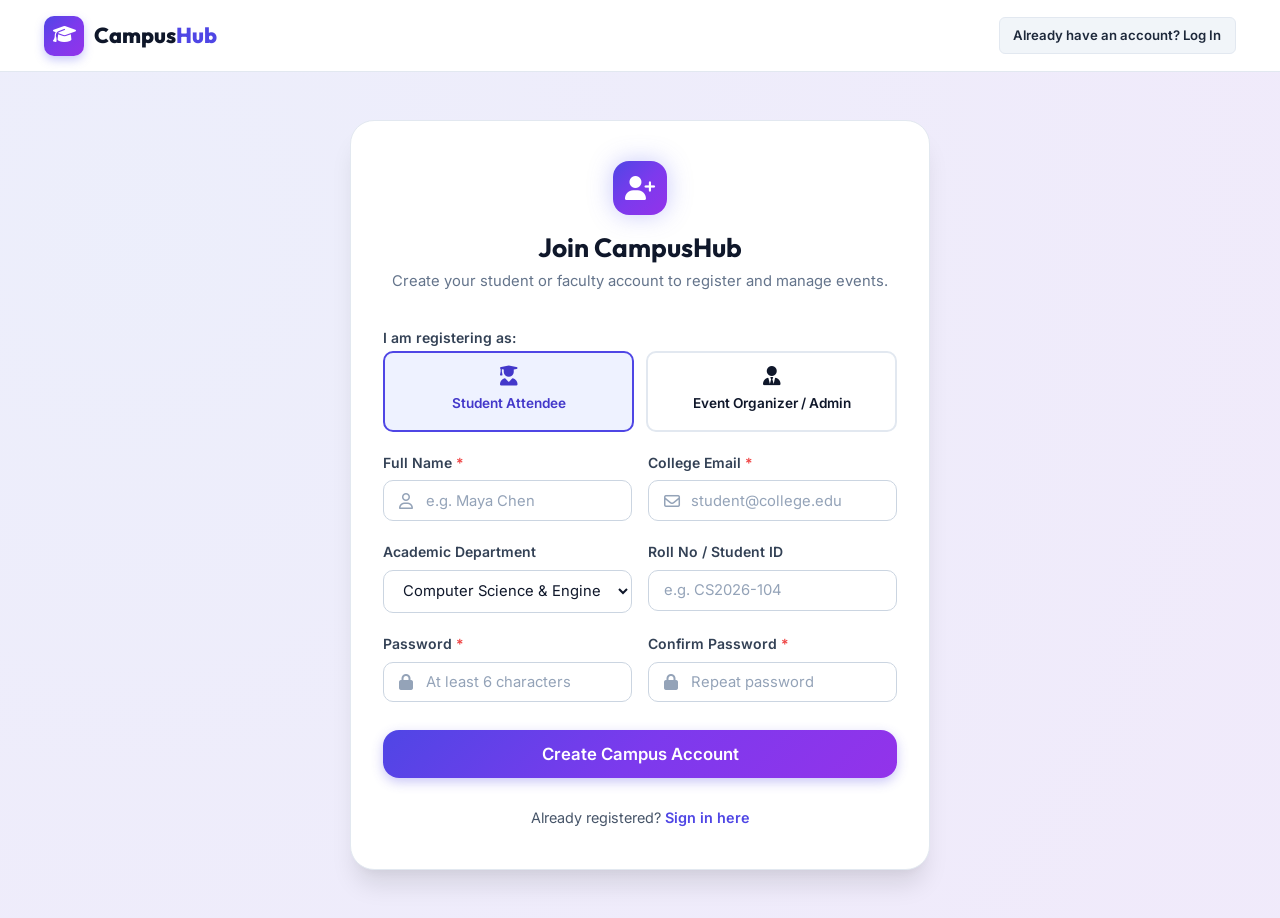
<file: register.html>
<!DOCTYPE html>
<html lang="en">
<head>
  <meta charset="UTF-8" />
  <meta name="viewport" content="width=device-width, initial-scale=1.0" />
  <title>Create Account | CampusHub</title>
  
  <!-- Google Fonts -->
  <link rel="preconnect" href="https://fonts.googleapis.com" />
  <link rel="preconnect" href="https://fonts.gstatic.com" crossorigin />
  <link href="https://fonts.googleapis.com/css2?family=Inter:wght@400;500;600;700&family=Outfit:wght@600;700;800&display=swap" rel="stylesheet" />
  
  <!-- Font Awesome Icons -->
  <link rel="stylesheet" href="https://cdnjs.cloudflare.com/ajax/libs/font-awesome/6.5.1/css/all.min.css" />
  
  <!-- Stylesheets -->
  <link rel="stylesheet" href="css/variables.css" />
  <link rel="stylesheet" href="css/main.css" />
  <link rel="stylesheet" href="css/auth.css" />
</head>
<body>

  <!-- Minimal Header -->
  <header class="site-header">
    <div class="container header-inner">
      <a href="index.html" class="brand-logo">
        <div class="logo-icon"><i class="fa-solid fa-graduation-cap"></i></div>
        <span>Campus<span>Hub</span></span>
      </a>
      <div>
        <a href="login.html" class="btn btn-secondary btn-sm">Already have an account? Log In</a>
      </div>
    </div>
  </header>

  <main class="auth-wrapper">
    <div class="auth-card auth-card-lg">
      <div class="auth-header">
        <div class="auth-icon"><i class="fa-solid fa-user-plus"></i></div>
        <h1>Join CampusHub</h1>
        <p>Create your student or faculty account to register and manage events.</p>
      </div>

      <form id="register-form">
        <!-- Role Switcher -->
        <label class="form-label" style="margin-bottom: 0.5rem;">I am registering as:</label>
        <div class="role-selector-grid">
          <label class="role-radio-card">
            <input type="radio" name="role" value="student" checked />
            <div class="role-box">
              <i class="fa-solid fa-user-graduate"></i>
              <span>Student Attendee</span>
            </div>
          </label>

          <label class="role-radio-card">
            <input type="radio" name="role" value="admin" />
            <div class="role-box">
              <i class="fa-solid fa-user-tie"></i>
              <span>Event Organizer / Admin</span>
            </div>
          </label>
        </div>

        <div style="display: grid; grid-template-columns: 1fr 1fr; gap: 1rem;">
          <div class="form-group">
            <label class="form-label" for="reg-name">Full Name <span class="required">*</span></label>
            <div class="input-icon-wrapper">
              <i class="fa-regular fa-user"></i>
              <input type="text" id="reg-name" class="form-input" placeholder="e.g. Maya Chen" required />
            </div>
          </div>

          <div class="form-group">
            <label class="form-label" for="reg-email">College Email <span class="required">*</span></label>
            <div class="input-icon-wrapper">
              <i class="fa-regular fa-envelope"></i>
              <input type="email" id="reg-email" class="form-input" placeholder="student@college.edu" required />
            </div>
          </div>
        </div>

        <div style="display: grid; grid-template-columns: 1fr 1fr; gap: 1rem;">
          <div class="form-group">
            <label class="form-label" for="reg-dept">Academic Department</label>
            <select id="reg-dept" class="form-select">
              <option value="Computer Science & Engineering">Computer Science & Engineering</option>
              <option value="Information Technology">Information Technology</option>
              <option value="Electrical & Electronics">Electrical & Electronics</option>
              <option value="Mechanical Engineering">Mechanical Engineering</option>
              <option value="Business Administration & MBA">Business Administration & MBA</option>
              <option value="Arts & Humanities">Arts & Humanities</option>
              <option value="Physical Education & Sports">Physical Education & Sports</option>
            </select>
          </div>

          <div class="form-group">
            <label class="form-label" for="reg-rollno">Roll No / Student ID</label>
            <input type="text" id="reg-rollno" class="form-input" placeholder="e.g. CS2026-104" />
          </div>
        </div>

        <div style="display: grid; grid-template-columns: 1fr 1fr; gap: 1rem;">
          <div class="form-group">
            <label class="form-label" for="reg-password">Password <span class="required">*</span></label>
            <div class="input-icon-wrapper">
              <i class="fa-solid fa-lock"></i>
              <input type="password" id="reg-password" class="form-input" placeholder="At least 6 characters" required minlength="6" />
            </div>
          </div>

          <div class="form-group">
            <label class="form-label" for="reg-confirm-password">Confirm Password <span class="required">*</span></label>
            <div class="input-icon-wrapper">
              <i class="fa-solid fa-lock"></i>
              <input type="password" id="reg-confirm-password" class="form-input" placeholder="Repeat password" required minlength="6" />
            </div>
          </div>
        </div>

        <button type="submit" class="btn btn-primary btn-block btn-lg" id="reg-submit-btn" style="margin-top: 0.5rem;">
          Create Campus Account
        </button>
      </form>

      <div class="auth-footer">
        Already registered? <a href="login.html">Sign in here</a>
      </div>
    </div>
  </main>

  <!-- Scripts -->
  <script src="js/mock-data.js"></script>
  <script src="js/api.js"></script>
  <script src="js/auth.js"></script>
  <script src="js/main.js"></script>
  <script>
    document.addEventListener('DOMContentLoaded', () => {
      const form = document.getElementById('register-form');
      const submitBtn = document.getElementById('reg-submit-btn');

      form.addEventListener('submit', async (e) => {
        e.preventDefault();

        const name = document.getElementById('reg-name').value.trim();
        const email = document.getElementById('reg-email').value.trim();
        const department = document.getElementById('reg-dept').value;
        const rollNo = document.getElementById('reg-rollno').value.trim() || 'N/A';
        const password = document.getElementById('reg-password').value;
        const confirmPassword = document.getElementById('reg-confirm-password').value;
        const role = document.querySelector('input[name="role"]:checked').value;

        if (password !== confirmPassword) {
          showToast('Passwords do not match. Please verify.', 'danger');
          return;
        }

        submitBtn.disabled = true;
        submitBtn.innerHTML = '<i class="fa-solid fa-spinner fa-spin"></i> Creating Account...';

        try {
          const registeredUser = await auth.register({
            name,
            email,
            password,
            department,
            rollNo,
            role,
            semester: '1st Semester'
          });

          showToast(`Account created! Welcome, ${registeredUser.name}`, 'success');

          setTimeout(() => {
            if (registeredUser.role === 'admin') {
              window.location.href = 'admin-dashboard.html';
            } else {
              window.location.href = 'student-dashboard.html';
            }
          }, 600);
        } catch (err) {
          showToast(err.message, 'danger');
          submitBtn.disabled = false;
          submitBtn.innerHTML = 'Create Campus Account';
        }
      });
    });
  </script>
</body>
</html>
</file>
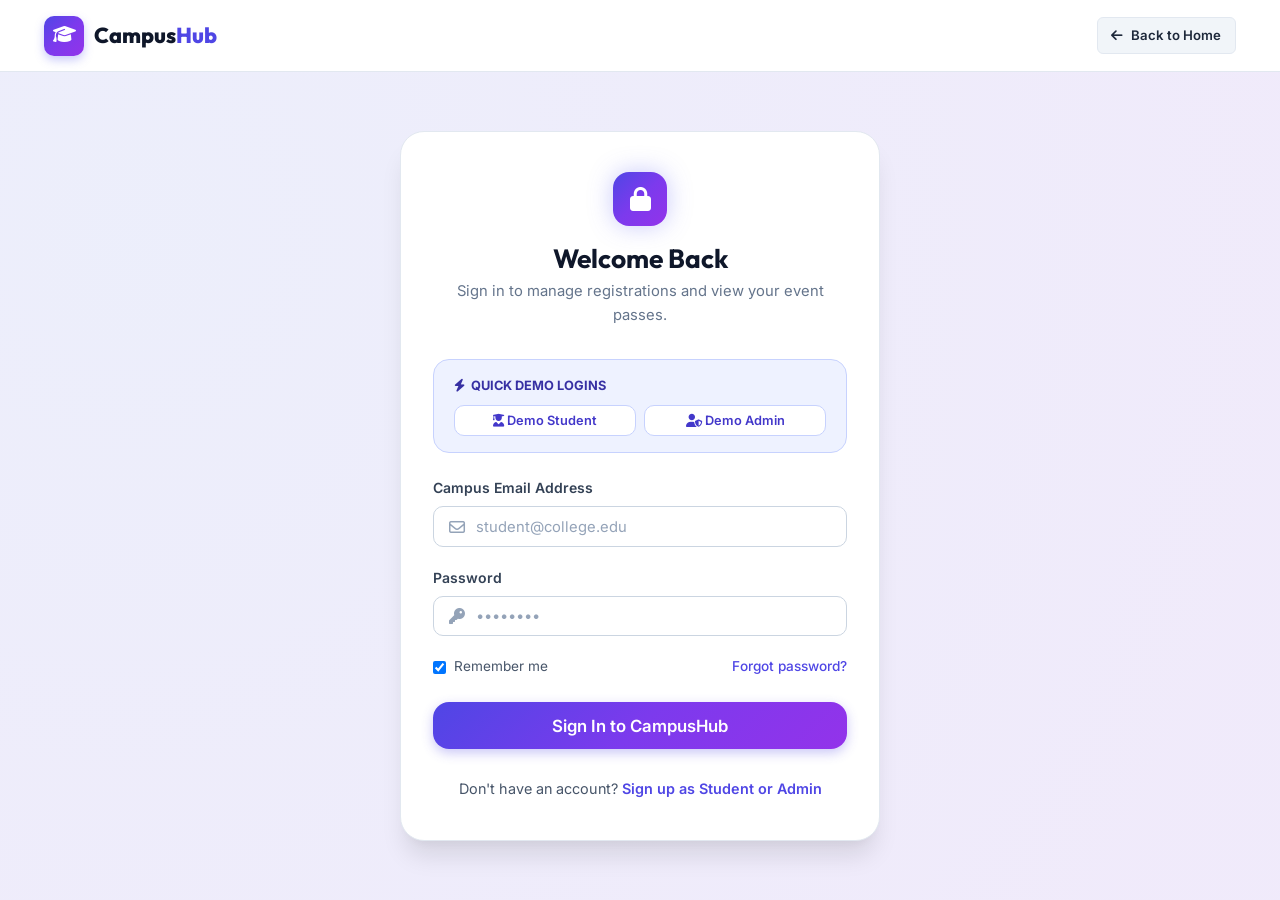
<file: student-dashboard.html>
<!DOCTYPE html>
<html lang="en">
<head>
  <meta charset="UTF-8" />
  <meta name="viewport" content="width=device-width, initial-scale=1.0" />
  <title>Student Dashboard | CampusHub</title>
  
  <!-- Google Fonts -->
  <link rel="preconnect" href="https://fonts.googleapis.com" />
  <link rel="preconnect" href="https://fonts.gstatic.com" crossorigin />
  <link href="https://fonts.googleapis.com/css2?family=Inter:wght@400;500;600;700&family=Outfit:wght@600;700;800&display=swap" rel="stylesheet" />
  
  <!-- Font Awesome Icons -->
  <link rel="stylesheet" href="https://cdnjs.cloudflare.com/ajax/libs/font-awesome/6.5.1/css/all.min.css" />
  
  <!-- Stylesheets -->
  <link rel="stylesheet" href="css/variables.css" />
  <link rel="stylesheet" href="css/main.css" />
  <link rel="stylesheet" href="css/dashboard.css" />
</head>
<body>

  <!-- Site Header -->
  <header class="site-header">
    <div class="container header-inner">
      <a href="index.html" class="brand-logo">
        <div class="logo-icon"><i class="fa-solid fa-graduation-cap"></i></div>
        <span>Campus<span>Hub</span></span>
      </a>

      <nav class="nav-links">
        <a href="index.html" class="nav-link">Home</a>
        <a href="events.html" class="nav-link">Events</a>
        <a href="student-dashboard.html" class="nav-link active">My Portal</a>
      </nav>

      <div class="nav-actions" id="nav-actions-container">
        <!-- Injected dynamically by main.js -->
      </div>
    </div>
  </header>

  <!-- Dashboard Layout -->
  <div class="dashboard-layout">
    <!-- Sidebar -->
    <aside class="dashboard-sidebar">
      <div class="sidebar-user-card">
        <div class="sidebar-user-avatar" id="sidebar-avatar-initials">A</div>
        <div class="sidebar-user-details">
          <div class="sidebar-user-name" id="sidebar-user-name">Alex Johnson</div>
          <div class="sidebar-user-role">Student</div>
        </div>
      </div>

      <ul class="sidebar-nav-list">
        <li>
          <a href="student-dashboard.html" class="sidebar-nav-item active">
            <i class="fa-solid fa-chart-pie"></i> Dashboard Overview
          </a>
        </li>
        <li>
          <a href="my-events.html" class="sidebar-nav-item">
            <i class="fa-solid fa-ticket"></i> My Registered Events
          </a>
        </li>
        <li>
          <a href="events.html" class="sidebar-nav-item">
            <i class="fa-solid fa-compass"></i> Discover Events
          </a>
        </li>
        <li>
          <a href="profile.html" class="sidebar-nav-item">
            <i class="fa-solid fa-user-gear"></i> Profile & Settings
          </a>
        </li>
      </ul>

      <div class="sidebar-footer">
        <button type="button" class="sidebar-nav-item" onclick="auth.logout()" style="width: 100%; color: var(--danger-500);">
          <i class="fa-solid fa-arrow-right-from-bracket" style="color: var(--danger-500);"></i> Sign Out
        </button>
      </div>
    </aside>

    <!-- Main Content -->
    <main class="dashboard-main">
      <div class="dashboard-topbar">
        <div class="dashboard-title-box">
          <h1>Welcome back, <span id="student-greeting-name" class="text-gradient">Alex</span>!</h1>
          <p id="student-dept-tag">Computer Science & Engineering • CS2024-089</p>
        </div>
        <div class="dashboard-actions">
          <a href="events.html" class="btn btn-primary btn-sm">
            <i class="fa-solid fa-plus"></i> Register for New Event
          </a>
        </div>
      </div>

      <!-- Quick Metrics -->
      <div class="stats-grid">
        <div class="stat-card">
          <div class="stat-info">
            <span class="stat-label">Registered Events</span>
            <span class="stat-value" id="stat-total-registered">0</span>
            <span class="stat-trend positive"><i class="fa-solid fa-circle-check"></i> Confirmed Passes</span>
          </div>
          <div class="stat-icon-wrapper stat-icon-indigo">
            <i class="fa-solid fa-ticket"></i>
          </div>
        </div>

        <div class="stat-card">
          <div class="stat-info">
            <span class="stat-label">Upcoming This Month</span>
            <span class="stat-value" id="stat-upcoming-count">0</span>
            <span class="stat-trend neutral"><i class="fa-regular fa-calendar"></i> On Schedule</span>
          </div>
          <div class="stat-icon-wrapper stat-icon-purple">
            <i class="fa-solid fa-calendar-check"></i>
          </div>
        </div>

        <div class="stat-card">
          <div class="stat-info">
            <span class="stat-label">Events Attended</span>
            <span class="stat-value" id="stat-attended-count">0</span>
            <span class="stat-trend positive"><i class="fa-solid fa-award"></i> Verified Check-in</span>
          </div>
          <div class="stat-icon-wrapper stat-icon-green">
            <i class="fa-solid fa-certificate"></i>
          </div>
        </div>
      </div>

      <!-- Recent Registered Events Section -->
      <div class="dashboard-panel">
        <div class="panel-header">
          <h3><i class="fa-solid fa-ticket-simple" style="color: var(--primary-600); margin-right: 6px;"></i> My Registered Events</h3>
          <a href="my-events.html" class="btn btn-outline btn-sm">View All Passes</a>
        </div>

        <div class="panel-body" style="padding: 0;">
          <div class="table-responsive">
            <table class="custom-table">
              <thead>
                <tr>
                  <th>Event Details</th>
                  <th>Ticket Pass</th>
                  <th>Venue</th>
                  <th>Status</th>
                  <th style="text-align: right;">Action</th>
                </tr>
              </thead>
              <tbody id="student-recent-events-tbody">
                <!-- Injected via student-dashboard.js -->
              </tbody>
            </table>
          </div>
        </div>
      </div>
    </main>
  </div>

  <!-- Pass Modal -->
  <div class="modal-backdrop" id="ticket-pass-modal">
    <div class="modal-box">
      <div class="modal-header">
        <h3><i class="fa-solid fa-ticket" style="color: var(--primary-600);"></i> Event Pass & QR Code</h3>
        <button type="button" class="modal-close" data-modal-close>&times;</button>
      </div>
      <div class="modal-body">
        <div class="pass-ticket-modal-content">
          <h4 id="pass-event-title" style="font-size: 1.25rem; color: var(--slate-900); margin-bottom: 0.25rem;">Event Title</h4>
          <p id="pass-student-name" style="font-weight: 600; color: var(--primary-600); font-size: 0.95rem;">Student Name</p>

          <div class="qr-code-box">
            <svg class="qr-svg" viewBox="0 0 100 100" fill="currentColor" xmlns="http://www.w3.org/2000/svg">
              <path d="M0 0h35v35H0V0zm5 5v25h25V5H5zm5 5h15v15H10V10zM65 0h35v35H65V0zm5 5v25h25V5H70zm5 5h15v15H75V10zM0 65h35v35H0V65zm5 5v25h25V70H5zm5 5h15v15H10V75zM45 10h10v10H45V10zm0 25h10v10H45V35zm0 25h10v10H45V60zm0 25h10v15H45V85zm20-20h10v10H65V65zm20 0h15v10H85V65zm-20 20h10v15H65V85zm20 0h15v15H85V85z" fill="#1E293B"/>
            </svg>
            <span style="font-size: 0.75rem; color: var(--slate-500); margin-top: 0.5rem; font-weight: 600;">SCAN FOR ENTRY</span>
          </div>

          <div style="background: var(--slate-50); padding: 1rem; border-radius: var(--radius-md); border: 1px solid var(--slate-200); text-align: left; font-size: 0.85rem;">
            <div style="display: flex; justify-content: space-between; margin-bottom: 0.4rem;">
              <span style="color: var(--slate-500);">Ticket ID:</span>
              <strong id="pass-ticket-code">CH-0000</strong>
            </div>
            <div style="display: flex; justify-content: space-between; margin-bottom: 0.4rem;">
              <span style="color: var(--slate-500);">Date:</span>
              <strong id="pass-date-time">Oct 15, 2026</strong>
            </div>
            <div style="display: flex; justify-content: space-between; margin-bottom: 0.4rem;">
              <span style="color: var(--slate-500);">Venue:</span>
              <strong id="pass-venue">Main Campus Auditorium</strong>
            </div>
            <div style="display: flex; justify-content: space-between;">
              <span style="color: var(--slate-500);">Status:</span>
              <span class="badge badge-success" id="pass-status-badge">Confirmed</span>
            </div>
          </div>
        </div>
      </div>
      <div class="modal-footer">
        <button type="button" class="btn btn-secondary btn-sm" onclick="window.print()">
          <i class="fa-solid fa-print"></i> Print Pass
        </button>
        <button type="button" class="btn btn-primary btn-sm" data-modal-close>Close</button>
      </div>
    </div>
  </div>

  <!-- Scripts -->
  <script src="js/mock-data.js"></script>
  <script src="js/api.js"></script>
  <script src="js/auth.js"></script>
  <script src="js/main.js"></script>
  <script src="js/student-dashboard.js"></script>
  <script>
    document.addEventListener('DOMContentLoaded', () => {
      initStudentDashboard();
      const user = auth.getCurrentUser();
      if (user) {
        document.getElementById('sidebar-avatar-initials').textContent = user.name.charAt(0).toUpperCase();
        document.getElementById('sidebar-user-name').textContent = user.name;
      }
    });
  </script>
</body>
</html>
</file>
<file: css/variables.css>
/* ==========================================================================
   CSS VARIABLES & DESIGN SYSTEM
   Modern Purple / Blue Theme for CampusHub Event Management System
   ========================================================================== */

:root {
  /* Brand Colors (Primary Purple & Blue Gradient Palette) */
  --primary-50: #EEF2FF;
  --primary-100: #E0E7FF;
  --primary-200: #C7D2FE;
  --primary-300: #A5B4FC;
  --primary-400: #818CF8;
  --primary-500: #6366F1;
  --primary-600: #4F46E5; /* Main Primary */
  --primary-700: #4338CA;
  --primary-800: #3730A3;
  --primary-900: #312E81;

  /* Accent Purple / Violet */
  --accent-400: #C084FC;
  --accent-500: #A855F7;
  --accent-600: #9333EA; /* Main Purple Accent */
  --accent-700: #7E22CE;

  /* Gradient Presets */
  --gradient-primary: linear-gradient(135deg, #4F46E5 0%, #7C3AED 50%, #9333EA 100%);
  --gradient-subtle: linear-gradient(135deg, rgba(79, 70, 229, 0.08) 0%, rgba(147, 51, 234, 0.08) 100%);
  --gradient-dark: linear-gradient(135deg, #0F172A 0%, #1E1B4B 100%);
  --gradient-card: linear-gradient(180deg, rgba(255, 255, 255, 0.9) 0%, rgba(248, 250, 252, 0.9) 100%);
  --gradient-hero: linear-gradient(135deg, #312E81 0%, #4338CA 40%, #6D28D9 100%);
  --gradient-accent: linear-gradient(135deg, #3B82F6 0%, #8B5CF6 100%);

  /* Neutral Slate Palette */
  --slate-50: #F8FAFC;
  --slate-100: #F1F5F9;
  --slate-200: #E2E8F0;
  --slate-300: #CBD5E1;
  --slate-400: #94A3B8;
  --slate-500: #64748B;
  --slate-600: #475569;
  --slate-700: #334155;
  --slate-800: #1E293B;
  --slate-900: #0F172A;

  /* Semantic Feedback Colors */
  --success-50: #ECFDF5;
  --success-500: #10B981;
  --success-600: #059669;
  --warning-50: #FFFBEB;
  --warning-500: #F59E0B;
  --warning-600: #D97706;
  --danger-50: #FEF2F2;
  --danger-500: #EF4444;
  --danger-600: #DC2626;
  --info-50: #EFF6FF;
  --info-500: #3B82F6;

  /* Surfaces & Backgrounds */
  --bg-body: #F8FAFC;
  --bg-surface: #FFFFFF;
  --bg-surface-elevated: #FFFFFF;
  --bg-alt: #F1F5F9;
  --text-main: #0F172A;
  --text-muted: #64748B;
  --text-subtle: #94A3B8;
  --border-color: #E2E8F0;
  --border-hover: #CBD5E1;

  /* Typography */
  --font-family-base: 'Inter', system-ui, -apple-system, BlinkMacSystemFont, 'Segoe UI', Roboto, Oxygen, Ubuntu, Cantarell, sans-serif;
  --font-family-heading: 'Outfit', 'Inter', system-ui, sans-serif;

  /* Shadows */
  --shadow-xs: 0 1px 2px 0 rgba(0, 0, 0, 0.05);
  --shadow-sm: 0 1px 3px 0 rgba(0, 0, 0, 0.1), 0 1px 2px -1px rgba(0, 0, 0, 0.1);
  --shadow-md: 0 4px 6px -1px rgba(0, 0, 0, 0.08), 0 2px 4px -2px rgba(0, 0, 0, 0.06);
  --shadow-lg: 0 10px 15px -3px rgba(0, 0, 0, 0.08), 0 4px 6px -4px rgba(0, 0, 0, 0.04);
  --shadow-xl: 0 20px 25px -5px rgba(0, 0, 0, 0.1), 0 8px 10px -6px rgba(0, 0, 0, 0.04);
  --shadow-glow: 0 0 25px rgba(99, 102, 241, 0.35);
  --shadow-glow-purple: 0 0 25px rgba(147, 51, 234, 0.35);

  /* Border Radii */
  --radius-xs: 4px;
  --radius-sm: 6px;
  --radius-md: 10px;
  --radius-lg: 16px;
  --radius-xl: 24px;
  --radius-full: 9999px;

  /* Layout Spacing & Sizes */
  --container-max-width: 1240px;
  --header-height: 72px;
  --sidebar-width: 260px;
  --transition-fast: 0.15s ease;
  --transition-normal: 0.25s ease;
  --transition-smooth: 0.35s cubic-bezier(0.16, 1, 0.3, 1);
}
</file>
<file: css/main.css>
/* ==========================================================================
   MAIN STYLESHEET - CampusHub Event Management System
   ========================================================================== */

/* 1. Global Reset & Base */
*, *::before, *::after {
  box-sizing: border-box;
  margin: 0;
  padding: 0;
}

html {
  font-size: 16px;
  scroll-behavior: smooth;
}

body {
  font-family: var(--font-family-base);
  background-color: var(--bg-body);
  color: var(--text-main);
  line-height: 1.6;
  min-height: 100vh;
  display: flex;
  flex-direction: column;
  -webkit-font-smoothing: antialiased;
  -moz-osx-font-smoothing: grayscale;
}

img, svg {
  display: block;
  max-width: 100%;
}

a {
  color: var(--primary-600);
  text-decoration: none;
  transition: color var(--transition-fast);
}

a:hover {
  color: var(--primary-700);
}

button, input, select, textarea {
  font-family: inherit;
  font-size: inherit;
  color: inherit;
}

button {
  cursor: pointer;
  border: none;
  background: none;
}

ul, ol {
  list-style: none;
}

/* 2. Typography */
h1, h2, h3, h4, h5, h6 {
  font-family: var(--font-family-heading);
  font-weight: 700;
  line-height: 1.25;
  color: var(--slate-900);
}

h1 { font-size: clamp(2rem, 4vw, 2.75rem); }
h2 { font-size: clamp(1.5rem, 3vw, 2.25rem); }
h3 { font-size: 1.5rem; }
h4 { font-size: 1.25rem; }
h5 { font-size: 1.1rem; }
h6 { font-size: 0.95rem; }

p {
  color: var(--slate-600);
}

.text-gradient {
  background: var(--gradient-primary);
  -webkit-background-clip: text;
  -webkit-text-fill-color: transparent;
  display: inline-block;
}

/* 3. Layout Containers */
.container {
  width: 100%;
  max-width: var(--container-max-width);
  margin-inline: auto;
  padding-inline: 1.5rem;
}

.main-content {
  flex: 1;
}

.section {
  padding-block: 4.5rem;
}

.section-alt {
  background-color: var(--bg-alt);
}

.section-header {
  text-align: center;
  max-width: 650px;
  margin-inline: auto;
  margin-bottom: 3rem;
}

.section-header .section-tag {
  display: inline-flex;
  align-items: center;
  gap: 0.5rem;
  padding: 0.35rem 0.9rem;
  background-color: var(--primary-50);
  color: var(--primary-600);
  font-weight: 600;
  font-size: 0.825rem;
  border-radius: var(--radius-full);
  text-transform: uppercase;
  letter-spacing: 0.05em;
  margin-bottom: 0.75rem;
  border: 1px solid var(--primary-100);
}

.section-header p {
  margin-top: 0.75rem;
  font-size: 1.05rem;
}

/* 4. Navigation Header */
.site-header {
  position: sticky;
  top: 0;
  z-index: 100;
  height: var(--header-height);
  background-color: rgba(255, 255, 255, 0.92);
  backdrop-filter: blur(12px);
  -webkit-backdrop-filter: blur(12px);
  border-bottom: 1px solid var(--border-color);
  transition: box-shadow var(--transition-fast), background-color var(--transition-fast);
}

.site-header.scrolled {
  box-shadow: var(--shadow-sm);
  background-color: rgba(255, 255, 255, 0.98);
}

.header-inner {
  display: flex;
  align-items: center;
  justify-content: space-between;
  height: 100%;
}

.brand-logo {
  display: flex;
  align-items: center;
  gap: 0.65rem;
  font-family: var(--font-family-heading);
  font-weight: 800;
  font-size: 1.35rem;
  color: var(--slate-900);
}

.brand-logo .logo-icon {
  width: 40px;
  height: 40px;
  background: var(--gradient-primary);
  border-radius: var(--radius-md);
  display: flex;
  align-items: center;
  justify-content: center;
  color: white;
  font-size: 1.15rem;
  box-shadow: 0 4px 10px rgba(99, 102, 241, 0.35);
}

.brand-logo span span {
  color: var(--primary-600);
}

.nav-links {
  display: flex;
  align-items: center;
  gap: 2rem;
}

.nav-link {
  font-weight: 500;
  font-size: 0.95rem;
  color: var(--slate-700);
  transition: color var(--transition-fast);
  position: relative;
  padding-block: 0.25rem;
}

.nav-link:hover, .nav-link.active {
  color: var(--primary-600);
}

.nav-link.active::after {
  content: '';
  position: absolute;
  bottom: -4px;
  left: 0;
  right: 0;
  height: 2px;
  background: var(--gradient-primary);
  border-radius: var(--radius-full);
}

.nav-actions {
  display: flex;
  align-items: center;
  gap: 0.85rem;
}

.mobile-menu-btn {
  display: none;
  font-size: 1.35rem;
  color: var(--slate-700);
  padding: 0.5rem;
  border-radius: var(--radius-sm);
}

/* User Profile Nav Dropdown */
.nav-user-dropdown {
  position: relative;
}

.user-profile-btn {
  display: flex;
  align-items: center;
  gap: 0.65rem;
  padding: 0.35rem 0.75rem;
  border-radius: var(--radius-full);
  background-color: var(--slate-100);
  border: 1px solid var(--slate-200);
  font-weight: 600;
  font-size: 0.875rem;
  color: var(--slate-800);
  transition: all var(--transition-fast);
}

.user-profile-btn:hover {
  background-color: var(--primary-50);
  border-color: var(--primary-200);
}

.user-profile-btn .avatar-circle {
  width: 30px;
  height: 30px;
  border-radius: 50%;
  background: var(--gradient-primary);
  color: white;
  display: flex;
  align-items: center;
  justify-content: center;
  font-size: 0.8rem;
  font-weight: 700;
}

.dropdown-menu {
  position: absolute;
  top: calc(100% + 8px);
  right: 0;
  width: 230px;
  background: var(--bg-surface);
  border-radius: var(--radius-md);
  box-shadow: var(--shadow-xl);
  border: 1px solid var(--slate-200);
  padding: 0.5rem;
  display: none;
  flex-direction: column;
  z-index: 1000;
  animation: fadeIn 0.15s ease-out;
}

.dropdown-menu.show {
  display: flex;
}

.dropdown-header {
  padding: 0.65rem 0.85rem;
  border-bottom: 1px solid var(--slate-100);
  margin-bottom: 0.35rem;
}

.dropdown-header .user-name {
  font-weight: 700;
  font-size: 0.9rem;
  color: var(--slate-900);
}

.dropdown-header .user-role {
  font-size: 0.75rem;
  color: var(--primary-600);
  font-weight: 600;
  text-transform: uppercase;
}

.dropdown-item {
  display: flex;
  align-items: center;
  gap: 0.65rem;
  padding: 0.6rem 0.85rem;
  color: var(--slate-700);
  font-size: 0.875rem;
  border-radius: var(--radius-sm);
  transition: background-color var(--transition-fast), color var(--transition-fast);
}

.dropdown-item:hover {
  background-color: var(--primary-50);
  color: var(--primary-600);
}

.dropdown-divider {
  height: 1px;
  background-color: var(--slate-100);
  margin-block: 0.35rem;
}

/* 5. Buttons */
.btn {
  display: inline-flex;
  align-items: center;
  justify-content: center;
  gap: 0.5rem;
  font-weight: 600;
  font-size: 0.925rem;
  padding: 0.65rem 1.35rem;
  border-radius: var(--radius-md);
  transition: all var(--transition-fast);
  cursor: pointer;
  white-space: nowrap;
}

.btn-sm {
  padding: 0.45rem 0.85rem;
  font-size: 0.825rem;
  border-radius: var(--radius-sm);
}

.btn-lg {
  padding: 0.85rem 1.85rem;
  font-size: 1.05rem;
  border-radius: var(--radius-lg);
}

.btn-primary {
  background: var(--gradient-primary);
  color: white;
  box-shadow: 0 4px 12px rgba(79, 70, 229, 0.3);
}

.btn-primary:hover {
  background: linear-gradient(135deg, #4338CA 0%, #6D28D9 50%, #7E22CE 100%);
  box-shadow: 0 6px 18px rgba(79, 70, 229, 0.45);
  transform: translateY(-1px);
  color: white;
}

.btn-secondary {
  background-color: var(--slate-100);
  color: var(--slate-800);
  border: 1px solid var(--slate-200);
}

.btn-secondary:hover {
  background-color: var(--slate-200);
  color: var(--slate-900);
}

.btn-outline {
  background-color: transparent;
  color: var(--primary-600);
  border: 1.5px solid var(--primary-600);
}

.btn-outline:hover {
  background-color: var(--primary-50);
  color: var(--primary-700);
  border-color: var(--primary-700);
}

.btn-outline-white {
  background-color: rgba(255, 255, 255, 0.1);
  color: white;
  border: 1.5px solid rgba(255, 255, 255, 0.6);
  backdrop-filter: blur(4px);
}

.btn-outline-white:hover {
  background-color: white;
  color: var(--primary-900);
}

.btn-danger {
  background-color: var(--danger-500);
  color: white;
}

.btn-danger:hover {
  background-color: var(--danger-600);
  color: white;
}

.btn-danger-outline {
  background-color: transparent;
  color: var(--danger-500);
  border: 1px solid var(--danger-500);
}

.btn-danger-outline:hover {
  background-color: var(--danger-50);
}

.btn-success {
  background-color: var(--success-500);
  color: white;
}

.btn-success:hover {
  background-color: var(--success-600);
}

.btn-block {
  width: 100%;
}

/* 6. Form Controls */
.form-group {
  margin-bottom: 1.25rem;
  display: flex;
  flex-direction: column;
  gap: 0.4rem;
}

.form-label {
  font-weight: 600;
  font-size: 0.875rem;
  color: var(--slate-700);
}

.form-label .required {
  color: var(--danger-500);
}

.form-input, .form-select, .form-textarea {
  width: 100%;
  padding: 0.65rem 0.95rem;
  border-radius: var(--radius-md);
  border: 1px solid var(--slate-300);
  background-color: var(--bg-surface);
  color: var(--slate-900);
  font-size: 0.925rem;
  transition: border-color var(--transition-fast), box-shadow var(--transition-fast);
}

.form-input:focus, .form-select:focus, .form-textarea:focus {
  outline: none;
  border-color: var(--primary-500);
  box-shadow: 0 0 0 3px rgba(99, 102, 241, 0.18);
}

.form-input::placeholder, .form-textarea::placeholder {
  color: var(--slate-400);
}

.form-textarea {
  resize: vertical;
  min-height: 100px;
}

.input-icon-wrapper {
  position: relative;
}

.input-icon-wrapper i {
  position: absolute;
  left: 1rem;
  top: 50%;
  transform: translateY(-50%);
  color: var(--slate-400);
  pointer-events: none;
}

.input-icon-wrapper .form-input {
  padding-left: 2.65rem;
}

.form-help {
  font-size: 0.775rem;
  color: var(--slate-500);
}

.form-error {
  font-size: 0.775rem;
  color: var(--danger-500);
  display: none;
}

.form-error.show {
  display: block;
}

/* 7. Badges & Tags */
.badge {
  display: inline-flex;
  align-items: center;
  gap: 0.35rem;
  padding: 0.25rem 0.65rem;
  border-radius: var(--radius-full);
  font-size: 0.75rem;
  font-weight: 600;
  text-transform: capitalize;
}

.badge-tech { background-color: #EEF2FF; color: #4F46E5; }
.badge-cultural { background-color: #FAF5FF; color: #9333EA; }
.badge-sports { background-color: #ECFDF5; color: #059669; }
.badge-workshop { background-color: #FFFBEB; color: #D97706; }
.badge-seminar { background-color: #EFF6FF; color: #2563EB; }
.badge-gaming { background-color: #FDF2F8; color: #DB2777; }

.badge-success { background-color: var(--success-50); color: var(--success-600); }
.badge-warning { background-color: var(--warning-50); color: var(--warning-600); }
.badge-danger { background-color: var(--danger-50); color: var(--danger-600); }
.badge-secondary { background-color: var(--slate-100); color: var(--slate-700); }

/* 8. Cards */
.card {
  background-color: var(--bg-surface);
  border-radius: var(--radius-lg);
  border: 1px solid var(--border-color);
  box-shadow: var(--shadow-sm);
  transition: transform var(--transition-normal), box-shadow var(--transition-normal);
  overflow: hidden;
}

.card-hover:hover {
  transform: translateY(-4px);
  box-shadow: var(--shadow-lg);
  border-color: var(--primary-200);
}

.card-body {
  padding: 1.5rem;
}

/* 9. Modal System */
.modal-backdrop {
  position: fixed;
  inset: 0;
  background-color: rgba(15, 23, 42, 0.65);
  backdrop-filter: blur(4px);
  display: none;
  align-items: center;
  justify-content: center;
  z-index: 1050;
  padding: 1.25rem;
  opacity: 0;
  transition: opacity var(--transition-fast);
}

.modal-backdrop.show {
  display: flex;
  opacity: 1;
}

.modal-box {
  background: var(--bg-surface);
  border-radius: var(--radius-xl);
  width: 100%;
  max-width: 580px;
  max-height: 90vh;
  overflow-y: auto;
  box-shadow: var(--shadow-xl);
  transform: scale(0.95);
  transition: transform var(--transition-fast);
}

.modal-backdrop.show .modal-box {
  transform: scale(1);
}

.modal-box-lg {
  max-width: 760px;
}

.modal-header {
  padding: 1.25rem 1.5rem;
  border-bottom: 1px solid var(--slate-100);
  display: flex;
  align-items: center;
  justify-content: space-between;
}

.modal-header h3 {
  font-size: 1.25rem;
  margin: 0;
}

.modal-close {
  width: 32px;
  height: 32px;
  border-radius: 50%;
  display: flex;
  align-items: center;
  justify-content: center;
  color: var(--slate-400);
  font-size: 1.2rem;
  transition: all var(--transition-fast);
}

.modal-close:hover {
  background-color: var(--slate-100);
  color: var(--slate-800);
}

.modal-body {
  padding: 1.5rem;
}

.modal-footer {
  padding: 1rem 1.5rem;
  border-top: 1px solid var(--slate-100);
  display: flex;
  align-items: center;
  justify-content: flex-end;
  gap: 0.75rem;
  background-color: var(--slate-50);
  border-bottom-left-radius: var(--radius-xl);
  border-bottom-right-radius: var(--radius-xl);
}

/* 10. Toast Notifications */
#toast-container {
  position: fixed;
  bottom: 1.5rem;
  right: 1.5rem;
  display: flex;
  flex-direction: column;
  gap: 0.75rem;
  z-index: 2000;
  pointer-events: none;
}

.toast {
  pointer-events: auto;
  display: flex;
  align-items: center;
  gap: 0.85rem;
  padding: 0.9rem 1.25rem;
  background: white;
  border-radius: var(--radius-md);
  box-shadow: var(--shadow-lg);
  border-left: 4px solid var(--primary-600);
  min-width: 280px;
  max-width: 400px;
  animation: slideInRight 0.3s cubic-bezier(0.16, 1, 0.3, 1);
  transition: all var(--transition-fast);
}

.toast.toast-success { border-left-color: var(--success-500); }
.toast.toast-danger { border-left-color: var(--danger-500); }
.toast.toast-warning { border-left-color: var(--warning-500); }
.toast.toast-info { border-left-color: var(--info-500); }

.toast-icon {
  font-size: 1.25rem;
}

.toast-success .toast-icon { color: var(--success-500); }
.toast-danger .toast-icon { color: var(--danger-500); }
.toast-warning .toast-icon { color: var(--warning-500); }
.toast-info .toast-icon { color: var(--info-500); }

.toast-message {
  font-size: 0.875rem;
  font-weight: 500;
  color: var(--slate-800);
  flex: 1;
}

.toast-close {
  color: var(--slate-400);
  font-size: 0.95rem;
  padding: 0.2rem;
  cursor: pointer;
}

/* 11. Footer */
.site-footer {
  background-color: var(--slate-900);
  color: var(--slate-300);
  padding-top: 4.5rem;
  padding-bottom: 2rem;
  margin-top: auto;
  border-top: 1px solid var(--slate-800);
}

.footer-grid {
  display: grid;
  grid-template-columns: 2fr 1fr 1fr 1.5fr;
  gap: 3rem;
  margin-bottom: 3.5rem;
}

.footer-col .brand-logo {
  color: white;
  margin-bottom: 1rem;
}

.footer-col p {
  color: var(--slate-400);
  font-size: 0.925rem;
  margin-bottom: 1.5rem;
  max-width: 320px;
}

.footer-socials {
  display: flex;
  gap: 0.75rem;
}

.social-link {
  width: 38px;
  height: 38px;
  border-radius: var(--radius-md);
  background-color: var(--slate-800);
  color: var(--slate-300);
  display: flex;
  align-items: center;
  justify-content: center;
  transition: all var(--transition-fast);
}

.social-link:hover {
  background: var(--gradient-primary);
  color: white;
  transform: translateY(-2px);
}

.footer-heading {
  color: white;
  font-size: 1rem;
  font-weight: 700;
  margin-bottom: 1.25rem;
}

.footer-links {
  display: flex;
  flex-direction: column;
  gap: 0.75rem;
}

.footer-links a {
  color: var(--slate-400);
  font-size: 0.9rem;
  transition: color var(--transition-fast);
}

.footer-links a:hover {
  color: white;
  padding-left: 4px;
}

.footer-bottom {
  padding-top: 2rem;
  border-top: 1px solid var(--slate-800);
  display: flex;
  align-items: center;
  justify-content: space-between;
  font-size: 0.85rem;
  color: var(--slate-500);
}

.footer-bottom a {
  color: var(--slate-400);
}

/* 12. Animations */
@keyframes fadeIn {
  from { opacity: 0; transform: translateY(-5px); }
  to { opacity: 1; transform: translateY(0); }
}

@keyframes slideInRight {
  from { opacity: 0; transform: translateX(50px); }
  to { opacity: 1; transform: translateX(0); }
}

/* 13. Mobile Menu Overlay */
.mobile-nav-drawer {
  position: fixed;
  inset: 0;
  background-color: rgba(15, 23, 42, 0.75);
  z-index: 1000;
  display: none;
  opacity: 0;
  transition: opacity var(--transition-fast);
}

.mobile-nav-drawer.open {
  display: block;
  opacity: 1;
}

.drawer-content {
  position: absolute;
  top: 0;
  right: 0;
  bottom: 0;
  width: 80%;
  max-width: 320px;
  background-color: var(--bg-surface);
  padding: 1.5rem;
  display: flex;
  flex-direction: column;
  gap: 1.5rem;
  box-shadow: var(--shadow-xl);
  transform: translateX(100%);
  transition: transform var(--transition-smooth);
}

.mobile-nav-drawer.open .drawer-content {
  transform: translateX(0);
}

.drawer-header {
  display: flex;
  align-items: center;
  justify-content: space-between;
  padding-bottom: 1rem;
  border-bottom: 1px solid var(--slate-200);
}

.drawer-links {
  display: flex;
  flex-direction: column;
  gap: 1rem;
}

.drawer-links a {
  font-size: 1.05rem;
  font-weight: 600;
  color: var(--slate-800);
  padding-block: 0.4rem;
}

/* 14. Responsive Breakpoints */
@media (max-width: 1024px) {
  .footer-grid {
    grid-template-columns: 1fr 1fr;
    gap: 2.5rem;
  }
}

@media (max-width: 768px) {
  .nav-links, .nav-actions .btn-desktop-only {
    display: none;
  }
  .mobile-menu-btn {
    display: block;
  }
  .footer-grid {
    grid-template-columns: 1fr;
    gap: 2rem;
  }
  .footer-bottom {
    flex-direction: column;
    gap: 1rem;
    text-align: center;
  }
}
</file>
<file: css/dashboard.css>
/* ==========================================================================
   DASHBOARD STYLESHEET (Student & Admin)
   ========================================================================== */

/* 1. Dashboard Master Layout */
.dashboard-layout {
  display: flex;
  min-height: calc(100vh - var(--header-height));
  background-color: var(--bg-alt);
}

.dashboard-sidebar {
  width: var(--sidebar-width);
  background-color: var(--bg-surface);
  border-right: 1px solid var(--border-color);
  padding: 1.5rem 1rem;
  display: flex;
  flex-direction: column;
  flex-shrink: 0;
  transition: transform var(--transition-normal);
  z-index: 90;
}

.sidebar-user-card {
  display: flex;
  align-items: center;
  gap: 0.85rem;
  padding: 1rem;
  background-color: var(--slate-50);
  border-radius: var(--radius-lg);
  border: 1px solid var(--slate-200);
  margin-bottom: 1.5rem;
}

.sidebar-user-avatar {
  width: 44px;
  height: 44px;
  border-radius: 50%;
  background: var(--gradient-primary);
  color: white;
  display: flex;
  align-items: center;
  justify-content: center;
  font-weight: 700;
  font-size: 1.1rem;
  flex-shrink: 0;
}

.sidebar-user-details {
  overflow: hidden;
}

.sidebar-user-name {
  font-weight: 700;
  font-size: 0.95rem;
  color: var(--slate-900);
  white-space: nowrap;
  overflow: hidden;
  text-overflow: ellipsis;
}

.sidebar-user-role {
  font-size: 0.775rem;
  color: var(--primary-600);
  font-weight: 600;
  text-transform: uppercase;
}

.sidebar-nav-list {
  display: flex;
  flex-direction: column;
  gap: 0.35rem;
  flex: 1;
}

.sidebar-nav-item {
  display: flex;
  align-items: center;
  gap: 0.85rem;
  padding: 0.75rem 1rem;
  border-radius: var(--radius-md);
  font-weight: 600;
  font-size: 0.925rem;
  color: var(--slate-600);
  transition: all var(--transition-fast);
}

.sidebar-nav-item i {
  font-size: 1.15rem;
  color: var(--slate-400);
  width: 20px;
  transition: color var(--transition-fast);
}

.sidebar-nav-item:hover {
  background-color: var(--primary-50);
  color: var(--primary-600);
}

.sidebar-nav-item:hover i {
  color: var(--primary-600);
}

.sidebar-nav-item.active {
  background: var(--gradient-primary);
  color: white;
  box-shadow: 0 4px 12px rgba(79, 70, 229, 0.25);
}

.sidebar-nav-item.active i {
  color: white;
}

.sidebar-footer {
  padding-top: 1rem;
  border-top: 1px solid var(--slate-200);
}

/* 2. Main Dashboard Area */
.dashboard-main {
  flex: 1;
  padding: 2rem 2.5rem;
  overflow-x: hidden;
}

.dashboard-topbar {
  display: flex;
  align-items: center;
  justify-content: space-between;
  margin-bottom: 2rem;
  flex-wrap: wrap;
  gap: 1rem;
}

.dashboard-title-box h1 {
  font-size: 1.75rem;
  margin-bottom: 0.25rem;
}

.dashboard-title-box p {
  font-size: 0.925rem;
  color: var(--slate-500);
}

.dashboard-actions {
  display: flex;
  align-items: center;
  gap: 0.75rem;
}

/* 3. Stat Cards Grid */
.stats-grid {
  display: grid;
  grid-template-columns: repeat(auto-fit, minmax(220px, 1fr));
  gap: 1.5rem;
  margin-bottom: 2.5rem;
}

.stat-card {
  background: var(--bg-surface);
  border-radius: var(--radius-xl);
  border: 1px solid var(--border-color);
  padding: 1.5rem;
  display: flex;
  align-items: center;
  justify-content: space-between;
  box-shadow: var(--shadow-sm);
  transition: transform var(--transition-fast), box-shadow var(--transition-fast);
}

.stat-card:hover {
  transform: translateY(-3px);
  box-shadow: var(--shadow-md);
}

.stat-info {
  display: flex;
  flex-direction: column;
}

.stat-label {
  font-size: 0.85rem;
  font-weight: 600;
  color: var(--slate-500);
  text-transform: uppercase;
  letter-spacing: 0.04em;
  margin-bottom: 0.35rem;
}

.stat-value {
  font-size: 2rem;
  font-weight: 800;
  color: var(--slate-900);
  font-family: var(--font-family-heading);
}

.stat-trend {
  font-size: 0.775rem;
  font-weight: 600;
  display: flex;
  align-items: center;
  gap: 0.25rem;
  margin-top: 0.25rem;
}

.stat-trend.positive { color: var(--success-600); }
.stat-trend.neutral { color: var(--slate-500); }

.stat-icon-wrapper {
  width: 54px;
  height: 54px;
  border-radius: var(--radius-lg);
  display: flex;
  align-items: center;
  justify-content: center;
  font-size: 1.5rem;
}

.stat-icon-indigo { background: #EEF2FF; color: #4F46E5; }
.stat-icon-purple { background: #FAF5FF; color: #9333EA; }
.stat-icon-green { background: #ECFDF5; color: #059669; }
.stat-icon-amber { background: #FFFBEB; color: #D97706; }

/* 4. Dashboard Panels / Data Tables */
.dashboard-panel {
  background: var(--bg-surface);
  border-radius: var(--radius-xl);
  border: 1px solid var(--border-color);
  box-shadow: var(--shadow-sm);
  margin-bottom: 2rem;
  overflow: hidden;
}

.panel-header {
  padding: 1.25rem 1.5rem;
  border-bottom: 1px solid var(--slate-100);
  display: flex;
  align-items: center;
  justify-content: space-between;
  flex-wrap: wrap;
  gap: 1rem;
}

.panel-header h3 {
  font-size: 1.15rem;
  margin: 0;
}

.panel-body {
  padding: 1.5rem;
}

.table-responsive {
  width: 100%;
  overflow-x: auto;
}

.custom-table {
  width: 100%;
  border-collapse: collapse;
  text-align: left;
}

.custom-table th {
  padding: 0.85rem 1.25rem;
  background-color: var(--slate-50);
  font-size: 0.8rem;
  font-weight: 700;
  color: var(--slate-600);
  text-transform: uppercase;
  letter-spacing: 0.05em;
  border-bottom: 1px solid var(--slate-200);
}

.custom-table td {
  padding: 1.1rem 1.25rem;
  border-bottom: 1px solid var(--slate-100);
  font-size: 0.9rem;
  color: var(--slate-700);
  vertical-align: middle;
}

.custom-table tr:last-child td {
  border-bottom: none;
}

.custom-table tr:hover td {
  background-color: #F8FAFC;
}

.table-event-cell {
  display: flex;
  align-items: center;
  gap: 0.85rem;
}

.table-event-thumb {
  width: 44px;
  height: 44px;
  border-radius: var(--radius-md);
  object-fit: cover;
}

.table-event-info {
  display: flex;
  flex-direction: column;
}

.table-event-title {
  font-weight: 600;
  color: var(--slate-900);
}

.table-event-date {
  font-size: 0.775rem;
  color: var(--slate-500);
}

/* 5. Ticket Card Component (My Events Page) */
.ticket-grid {
  display: grid;
  grid-template-columns: repeat(auto-fill, minmax(350px, 1fr));
  gap: 1.5rem;
}

.ticket-card {
  background: var(--bg-surface);
  border-radius: var(--radius-xl);
  border: 1px solid var(--border-color);
  box-shadow: var(--shadow-sm);
  display: flex;
  flex-direction: column;
  position: relative;
  overflow: hidden;
  transition: all var(--transition-normal);
}

.ticket-card:hover {
  transform: translateY(-3px);
  box-shadow: var(--shadow-md);
}

.ticket-card-header {
  background: var(--gradient-primary);
  color: white;
  padding: 1.25rem 1.5rem;
  display: flex;
  align-items: center;
  justify-content: space-between;
}

.ticket-badge {
  background: rgba(255, 255, 255, 0.2);
  backdrop-filter: blur(4px);
  color: white;
  padding: 0.2rem 0.65rem;
  border-radius: var(--radius-full);
  font-size: 0.75rem;
  font-weight: 600;
}

.ticket-card-body {
  padding: 1.5rem;
  display: flex;
  flex-direction: column;
  gap: 1rem;
}

.ticket-event-name {
  font-size: 1.2rem;
  font-weight: 700;
  color: var(--slate-900);
}

.ticket-meta-grid {
  display: grid;
  grid-template-columns: 1fr 1fr;
  gap: 0.75rem;
  background-color: var(--slate-50);
  padding: 1rem;
  border-radius: var(--radius-md);
  font-size: 0.825rem;
}

.ticket-meta-label {
  color: var(--slate-500);
  font-size: 0.75rem;
  text-transform: uppercase;
}

.ticket-meta-val {
  font-weight: 600;
  color: var(--slate-900);
}

.ticket-card-footer {
  padding: 1rem 1.5rem;
  background-color: var(--slate-50);
  border-top: 1px dashed var(--slate-200);
  display: flex;
  align-items: center;
  justify-content: space-between;
}

/* QR Code Modal / Pass */
.pass-ticket-modal-content {
  text-align: center;
  padding: 1rem;
}

.qr-code-box {
  width: 180px;
  height: 180px;
  background: white;
  border: 2px dashed var(--primary-400);
  border-radius: var(--radius-lg);
  margin: 1.5rem auto;
  display: flex;
  flex-direction: column;
  align-items: center;
  justify-content: center;
  padding: 1rem;
}

.qr-svg {
  width: 140px;
  height: 140px;
}

/* 6. Form Sections in Admin / Profile */
.profile-grid {
  display: grid;
  grid-template-columns: 280px 1fr;
  gap: 2rem;
}

.profile-avatar-card {
  text-align: center;
  padding: 2rem 1.5rem;
}

.profile-avatar-large {
  width: 110px;
  height: 110px;
  border-radius: 50%;
  background: var(--gradient-primary);
  color: white;
  display: flex;
  align-items: center;
  justify-content: center;
  font-size: 2.75rem;
  font-weight: 700;
  margin: 0 auto 1.25rem;
  box-shadow: var(--shadow-glow);
}

/* Responsive */
@media (max-width: 992px) {
  .dashboard-layout {
    flex-direction: column;
  }
  .dashboard-sidebar {
    width: 100%;
    border-right: none;
    border-bottom: 1px solid var(--border-color);
  }
  .sidebar-nav-list {
    flex-direction: row;
    overflow-x: auto;
  }
  .sidebar-user-card {
    display: none;
  }
  .dashboard-main {
    padding: 1.5rem 1rem;
  }
  .profile-grid {
    grid-template-columns: 1fr;
  }
}
</file>
<file: css/auth.css>
/* ==========================================================================
   AUTHENTICATION PAGES STYLESHEET (Login & Register)
   ========================================================================== */

.auth-wrapper {
  min-height: calc(100vh - var(--header-height));
  display: flex;
  align-items: center;
  justify-content: center;
  padding: 3rem 1.5rem;
  background: radial-gradient(circle at 10% 20%, rgba(99, 102, 241, 0.08) 0%, rgba(147, 51, 234, 0.08) 90.2%), var(--bg-body);
  position: relative;
  overflow: hidden;
}

.auth-card {
  width: 100%;
  max-width: 480px;
  background: var(--bg-surface);
  border-radius: var(--radius-xl);
  box-shadow: var(--shadow-xl);
  border: 1px solid var(--border-color);
  padding: 2.5rem 2rem;
  position: relative;
  z-index: 2;
}

.auth-card-lg {
  max-width: 580px;
}

.auth-header {
  text-align: center;
  margin-bottom: 2rem;
}

.auth-header .auth-icon {
  width: 54px;
  height: 54px;
  border-radius: var(--radius-lg);
  background: var(--gradient-primary);
  color: white;
  display: flex;
  align-items: center;
  justify-content: center;
  font-size: 1.5rem;
  margin: 0 auto 1rem;
  box-shadow: var(--shadow-glow);
}

.auth-header h1 {
  font-size: 1.65rem;
  margin-bottom: 0.35rem;
}

.auth-header p {
  font-size: 0.925rem;
  color: var(--slate-500);
}

/* Demo Credentials Box */
.demo-accounts-box {
  background-color: var(--primary-50);
  border: 1px solid var(--primary-200);
  border-radius: var(--radius-lg);
  padding: 1rem 1.25rem;
  margin-bottom: 1.5rem;
}

.demo-title {
  font-size: 0.8rem;
  font-weight: 700;
  text-transform: uppercase;
  color: var(--primary-800);
  margin-bottom: 0.5rem;
  display: flex;
  align-items: center;
  gap: 0.4rem;
}

.demo-buttons-group {
  display: flex;
  gap: 0.5rem;
}

.demo-btn {
  flex: 1;
  padding: 0.45rem 0.65rem;
  background-color: white;
  border: 1px solid var(--primary-200);
  border-radius: var(--radius-md);
  font-size: 0.8rem;
  font-weight: 600;
  color: var(--primary-700);
  cursor: pointer;
  transition: all var(--transition-fast);
  text-align: center;
}

.demo-btn:hover {
  background-color: var(--primary-600);
  color: white;
  border-color: var(--primary-600);
}

.auth-divider {
  display: flex;
  align-items: center;
  text-align: center;
  margin-block: 1.5rem;
  color: var(--slate-400);
  font-size: 0.8rem;
  font-weight: 600;
  text-transform: uppercase;
}

.auth-divider::before, .auth-divider::after {
  content: '';
  flex: 1;
  border-bottom: 1px solid var(--slate-200);
}

.auth-divider span {
  padding-inline: 0.75rem;
}

.auth-footer {
  text-align: center;
  margin-top: 1.75rem;
  font-size: 0.9rem;
  color: var(--slate-600);
}

.auth-footer a {
  font-weight: 600;
}

/* Radio Card Selector (Student / Admin Role selection) */
.role-selector-grid {
  display: grid;
  grid-template-columns: 1fr 1fr;
  gap: 0.75rem;
  margin-bottom: 1.25rem;
}

.role-radio-card {
  position: relative;
  cursor: pointer;
}

.role-radio-card input {
  position: absolute;
  opacity: 0;
  cursor: pointer;
}

.role-box {
  border: 2px solid var(--slate-200);
  border-radius: var(--radius-md);
  padding: 0.85rem;
  text-align: center;
  transition: all var(--transition-fast);
}

.role-radio-card input:checked + .role-box {
  border-color: var(--primary-600);
  background-color: var(--primary-50);
  color: var(--primary-700);
}

.role-box i {
  font-size: 1.25rem;
  margin-bottom: 0.25rem;
  display: block;
}

.role-box span {
  font-weight: 600;
  font-size: 0.85rem;
}
</file>
